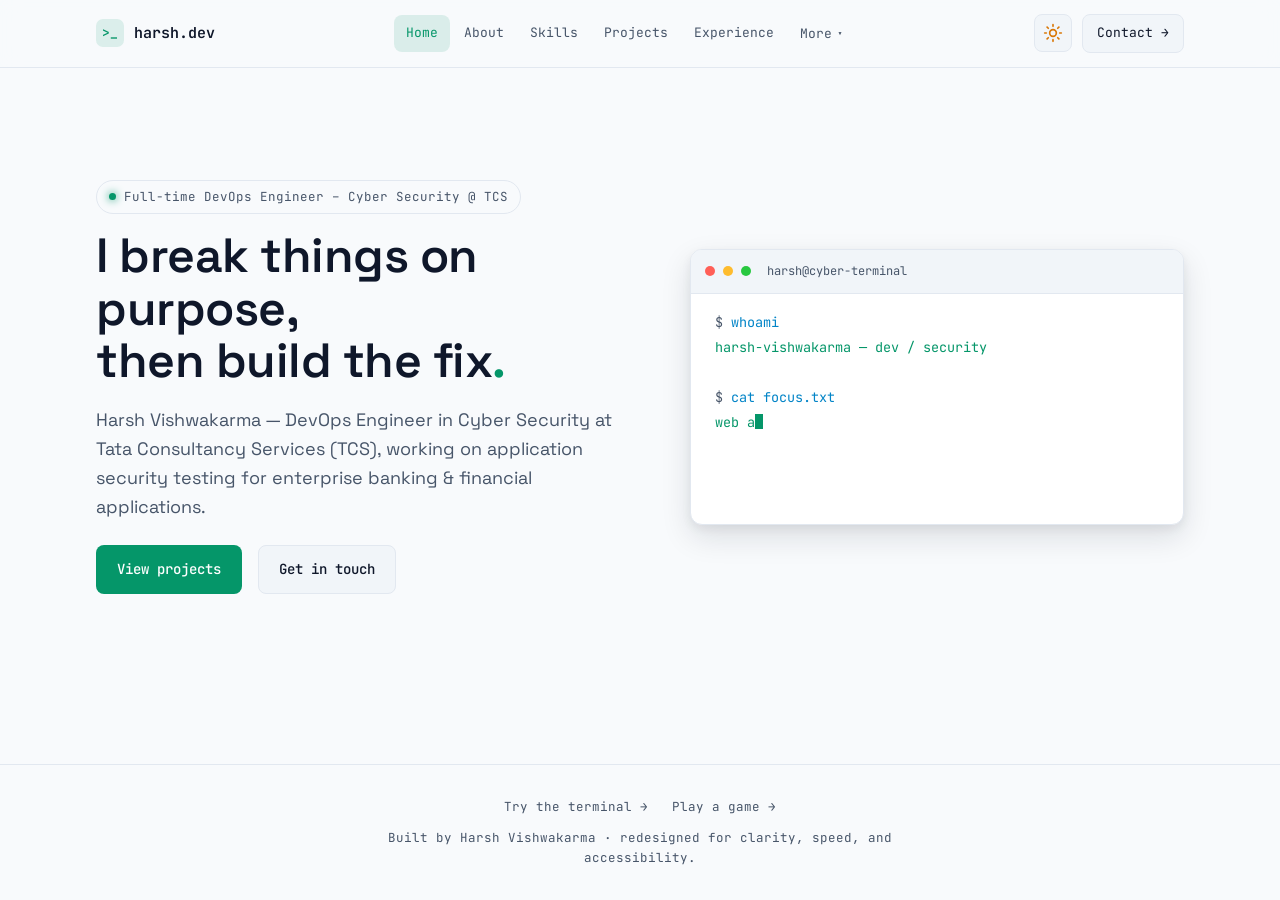
<file: index.html>
<!DOCTYPE html>
<html lang="en">
<head>
<meta charset="UTF-8">
<meta name="viewport" content="width=device-width, initial-scale=1.0">
<title>Harsh Vishwakarma — Security-minded developer</title>
<meta name="description" content="Portfolio of Harsh Vishwakarma — cybersecurity enthusiast and full-stack developer. Projects, skills, experience and an interactive terminal.">
<link rel="icon" href="assets/icons/favicon.svg" type="image/svg+xml">
<link rel="preconnect" href="https://fonts.googleapis.com">
<link href="https://fonts.googleapis.com/css2?family=Space+Grotesk:wght@400;500;600;700&family=JetBrains+Mono:wght@400;500;600&display=swap" rel="stylesheet">
<!-- Pre-render theme initialization script to prevent theme flash (FOUC) -->
<script>
  (function () {
    try {
      var saved = localStorage.getItem('portfolio-theme') || localStorage.getItem('theme');
      var theme = saved;
      if (!theme) {
        var prefersDark = window.matchMedia && window.matchMedia('(prefers-color-scheme: dark)').matches;
        theme = prefersDark ? 'dark' : 'light';
      }
      document.documentElement.setAttribute('data-theme', theme);
    } catch (e) {
      document.documentElement.setAttribute('data-theme', 'dark');
    }
  })();
</script>
<link rel="stylesheet" href="css/style.css">
</head>
<body>

<a href="#home" class="skip-link">Skip to content</a>

<header class="topbar">
  <div class="topbar-inner">
    <a class="brand" href="#home">
      <span class="glyph">&gt;_</span> harsh.dev
    </a>
    <nav class="primary-nav" aria-label="Primary">
      <a href="#home" data-route="home">Home</a>
      <a href="#about" data-route="about">About</a>
      <a href="#skills" data-route="skills">Skills</a>
      <a href="#projects" data-route="projects">Projects</a>
      <a href="#experience" data-route="experience">Experience</a>
      <div class="nav-more" id="navMore">
        <button type="button" aria-expanded="false" aria-controls="navMoreMenu" id="navMoreBtn">More <span class="caret">▾</span></button>
        <div class="nav-more-menu" id="navMoreMenu">
          <span class="menu-note">Just for fun</span>
          <a href="#terminal" data-route="terminal">Terminal</a>
          <a href="#play" data-route="play">Play</a>
        </div>
      </div>
    </nav>
    <div class="topbar-actions">
      <button type="button" class="theme-toggle" id="themeToggle" aria-label="Switch to light mode" title="Switch to light mode">
        <span class="theme-toggle-icon-wrap" aria-hidden="true">
          <!-- Sun Icon (Active in Light Mode) -->
          <svg class="theme-icon theme-icon-sun" viewBox="0 0 24 24" fill="none" stroke="currentColor" stroke-width="2" stroke-linecap="round" stroke-linejoin="round">
            <circle cx="12" cy="12" r="4"/>
            <path d="M12 2v2M12 20v2M4.93 4.93l1.41 1.41M17.66 17.66l1.41 1.41M2 12h2M20 12h2M6.34 17.66l-1.41 1.41M19.07 4.93l-1.41 1.41"/>
          </svg>
          <!-- Moon Icon (Active in Dark Mode) -->
          <svg class="theme-icon theme-icon-moon" viewBox="0 0 24 24" fill="none" stroke="currentColor" stroke-width="2" stroke-linecap="round" stroke-linejoin="round">
            <path d="M12 3a6 6 0 0 0 9 9 9 9 0 1 1-9-9Z"/>
          </svg>
        </span>
      </button>
      <a class="topbar-cta" href="#contact">Contact →</a>
      <button class="nav-toggle" id="navToggle" aria-expanded="false" aria-controls="mobile-drawer" aria-label="Open menu">☰</button>
    </div>
  </div>
</header>

<div id="mobile-drawer">
  <div class="drawer-theme-row">
    <span class="drawer-theme-label">Appearance</span>
    <button type="button" class="drawer-theme-btn" id="drawerThemeToggle" aria-label="Toggle theme">
      <span class="drawer-theme-icon-wrap" aria-hidden="true">
        <svg class="theme-icon theme-icon-sun" viewBox="0 0 24 24" fill="none" stroke="currentColor" stroke-width="2" stroke-linecap="round" stroke-linejoin="round">
          <circle cx="12" cy="12" r="4"/>
          <path d="M12 2v2M12 20v2M4.93 4.93l1.41 1.41M17.66 17.66l1.41 1.41M2 12h2M20 12h2M6.34 17.66l-1.41 1.41M19.07 4.93l-1.41 1.41"/>
        </svg>
        <svg class="theme-icon theme-icon-moon" viewBox="0 0 24 24" fill="none" stroke="currentColor" stroke-width="2" stroke-linecap="round" stroke-linejoin="round">
          <path d="M12 3a6 6 0 0 0 9 9 9 9 0 1 1-9-9Z"/>
        </svg>
      </span>
      <span class="drawer-theme-text" id="drawerThemeText">Dark Mode</span>
    </button>
  </div>
  <a href="#home" data-route="home">Home</a>
  <a href="#about" data-route="about">About</a>
  <a href="#skills" data-route="skills">Skills</a>
  <a href="#projects" data-route="projects">Projects</a>
  <a href="#experience" data-route="experience">Experience</a>
  <a href="#contact" data-route="contact">Contact</a>
  <div class="drawer-group-label">More</div>
  <a href="#terminal" data-route="terminal">Terminal</a>
  <a href="#play" data-route="play">Play</a>
</div>

<main id="main">

  <!-- HOME -->
  <section class="page" id="page-home" data-route="home">
    <div class="hero">
      <div>
        <span class="status-pill"><span class="dot"></span>Full-time DevOps Engineer – Cyber Security @ TCS</span>
        <h1>I break things on purpose,<br>then build the fix<span class="accent">.</span></h1>
        <p class="lede">Harsh Vishwakarma — DevOps Engineer in Cyber Security at Tata Consultancy Services (TCS), working on application security testing for enterprise banking &amp; financial applications.</p>
        <div class="cta-row">
          <a class="btn btn-primary" href="#projects">View projects</a>
          <a class="btn btn-secondary" href="#contact">Get in touch</a>
        </div>
      </div>
      <a class="hero-term" href="#terminal" aria-label="Open the interactive terminal">
        <div class="chrome">
          <span class="dot-b"></span><span class="dot-b"></span><span class="dot-b"></span>
          <span class="path">harsh@cyber-terminal</span>
        </div>
        <div class="body" id="heroTermBody" aria-hidden="true"></div>
      </a>
    </div>
  </section>

  <!-- ABOUT -->
  <section class="page" id="page-about" data-route="about">
    <div class="section-head about-section-head">
      <div class="kicker">// PROFILE &amp; PHILOSOPHY</div>
      <h2>Who I Am<span class="accent">.</span></h2>
      <p class="about-lead">DevOps Engineer specializing in application security testing, automated vulnerability validation, and resilient systems design.</p>
    </div>

    <!-- Main Split Grid: Narrative & Developer Composition -->
    <div class="about-hero-grid">
      <!-- Left Side: Narrative & Identity -->
      <div class="about-narrative">
        <h3 class="about-story-title">Breaking code responsibly, building systems that endure.</h3>

        <p class="about-story-p">
          I'm a computer science graduate currently working as a <strong>DevOps Engineer – Cyber Security</strong> at <strong>Tata Consultancy Services (TCS)</strong>, where I support enterprise-scale application security initiatives for premier banking and financial systems. My day-to-day work centers on <em>Dynamic Application Security Testing (DAST)</em>, Veracode platform onboarding, and validating complex authentication workflows including MFA and SSO integrations.
        </p>

        <p class="about-story-p">
          My technical journey is driven by an obsession with understanding how complex architectures function and defend against compromise. My core competencies span <strong>DevOps</strong> pipelines, <strong>Cybersecurity</strong> assessments, <strong>Cloud Technologies</strong>, <strong>Automation</strong>, and <strong>Software Development</strong>. I believe security must be an active, automated discipline embedded throughout development rather than an afterthought.
        </p>

        <p class="about-story-p">
          Beyond enterprise scanning, I dive deep into systems engineering and offensive testing—designing a freestanding kernel in Rust (<em>HarshOS</em>), engineering automated malware analysis pipelines with Python and Llama&nbsp;3, and competing in capture-the-flag competitions on TryHackMe.
        </p>

        <div class="about-actions-row">
          <a href="#contact" class="btn btn-primary btn-sm">Let's Connect →</a>
          <a href="#projects" class="btn btn-secondary btn-sm">Featured Work</a>
          <div class="about-social-pills">
            <a href="https://github.com/H4R5787" target="_blank" rel="noopener noreferrer" class="about-social-link" title="GitHub Profile" aria-label="GitHub">
              <svg viewBox="0 0 24 24" class="social-svg" aria-hidden="true"><path d="M12 2C6.477 2 2 6.484 2 12.017c0 4.425 2.865 8.18 6.839 9.504.5.092.682-.217.682-.483 0-.237-.008-.868-.013-1.703-2.782.605-3.369-1.343-3.369-1.343-.454-1.158-1.11-1.466-1.11-1.466-.908-.62.069-.608.069-.608 1.003.07 1.53 1.032 1.53 1.032.892 1.53 2.341 1.088 2.91.832.092-.647.35-1.088.636-1.338-2.22-.253-4.555-1.113-4.555-4.951 0-1.093.39-1.988 1.029-2.688-.103-.253-.446-1.272.098-2.65 0 0 .84-.27 2.75 1.026A9.564 9.564 0 0 1 12 6.844c.85.004 1.705.115 2.504.337 1.909-1.296 2.747-1.027 2.747-1.027.546 1.379.202 2.398.1 2.651.64.7 1.028 1.595 1.028 2.688 0 3.848-2.339 4.695-4.566 4.943.359.309.678.92.678 1.855 0 1.338-.012 2.419-.012 2.747 0 .268.18.58.688.482A10.019 10.019 0 0 0 22 12.017C22 6.484 17.522 2 12 2z" fill="currentColor"/></svg>
            </a>
            <a href="https://www.linkedin.com/in/harsh-vishwakarma-b88ab4410" target="_blank" rel="noopener noreferrer" class="about-social-link" title="LinkedIn Profile" aria-label="LinkedIn">
              <svg viewBox="0 0 24 24" class="social-svg" aria-hidden="true"><path d="M19 3a2 2 0 0 1 2 2v14a2 2 0 0 1-2 2H5a2 2 0 0 1-2-2V5a2 2 0 0 1 2-2h14m-.5 15.5v-5.3a3.26 3.26 0 0 0-3.26-3.26c-.85 0-1.84.52-2.28 1.3v-1.11h-2.79v8.37h2.79v-4.93c0-.77.62-1.4 1.39-1.4a1.4 1.4 0 0 1 1.4 1.4v4.93h2.75M6.46 10.9h2.76v8.37H6.46V10.9M7.84 6.2a1.62 1.62 0 1 0 0 3.24 1.62 1.62 0 0 0 0-3.24z" fill="currentColor"/></svg>
            </a>
            <a href="mailto:vishwakarma.harsh.office@gmail.com" class="about-social-link" title="Direct Email" aria-label="Email">
              <svg viewBox="0 0 24 24" class="social-svg" aria-hidden="true"><path d="M20 4H4c-1.1 0-1.99.9-1.99 2L2 18c0 1.1.9 2 2 2h16c1.1 0 2-.9 2-2V6c0-1.1-.9-2-2-2zm0 4l-8 5-8-5V6l8 5 8-5v2z" fill="currentColor"/></svg>
            </a>
          </div>
        </div>
      </div>

      <!-- Right Side: Developer Visual Composition -->
      <div class="about-visual-col">
        <div class="developer-card">
          <div class="developer-card-top">
            <div class="avatar-badge">
              <span class="avatar-initials">HV</span>
              <span class="avatar-ring"></span>
            </div>
            <div class="developer-card-status">
              <span class="pulse-beacon" aria-hidden="true"></span>
              <span class="status-label">Active @ TCS (DevOps Security)</span>
            </div>
          </div>

          <!-- Interactive Terminal Card Component -->
          <div class="developer-terminal">
            <div class="dev-term-header">
              <div class="term-dots">
                <span class="term-dot close"></span>
                <span class="term-dot min"></span>
                <span class="term-dot max"></span>
              </div>
              <span class="dev-term-title">harsh@tcs-sec-mesh:~</span>
            </div>
            <pre class="dev-term-code"><code><span class="token-kw">const</span> engineer = {
  <span class="token-key">name</span>: <span class="token-str">"Harsh Vishwakarma"</span>,
  <span class="token-key">role</span>: <span class="token-str">"DevOps Engineer – Cyber Security"</span>,
  <span class="token-key">organization</span>: <span class="token-str">"Tata Consultancy Services"</span>,
  <span class="token-key">education</span>: <span class="token-str">"B.Sc. Computer Science (2025)"</span>,
  <span class="token-key">cgpa</span>: <span class="token-num">8.1</span>,
  <span class="token-key">domains</span>: [
    <span class="token-str">"DAST"</span>, <span class="token-str">"Veracode"</span>, <span class="token-str">"CI/CD"</span>, <span class="token-str">"CloudSec"</span>
  ]
};</code></pre>
          </div>

          <!-- Minimal Floating Technology Chips -->
          <div class="floating-tech-badges">
            <div class="float-chip">
              <span class="chip-dot accent"></span>
              <span>DAST &amp; Veracode</span>
            </div>
            <div class="float-chip">
              <span class="chip-dot cyan"></span>
              <span>CI/CD Automation</span>
            </div>
            <div class="float-chip">
              <span class="chip-dot amber"></span>
              <span>Cloud &amp; Linux</span>
            </div>
          </div>
        </div>
      </div>
    </div>

    <!-- Academic & Professional Background Matrix -->
    <div class="about-stats-grid">
      <div class="stat-card">
        <div class="stat-icon-wrap" aria-hidden="true">
          <svg viewBox="0 0 24 24" class="stat-svg" fill="none">
            <rect x="2" y="7" width="20" height="14" rx="2" stroke="currentColor" stroke-width="1.8"/>
            <path d="M16 21V5a2 2 0 0 0-2-2h-4a2 2 0 0 0-2 2v16" stroke="currentColor" stroke-width="1.8"/>
          </svg>
        </div>
        <div class="stat-content">
          <div class="stat-val">TCS</div>
          <div class="stat-label">DevOps Engineer</div>
          <div class="stat-sub">Enterprise DAST &amp; Banking AppSec</div>
        </div>
      </div>

      <div class="stat-card">
        <div class="stat-icon-wrap" aria-hidden="true">
          <svg viewBox="0 0 24 24" class="stat-svg" fill="none">
            <path d="M22 10v6M2 10l10-5 10 5-10 5z" stroke="currentColor" stroke-width="1.8" stroke-linecap="round" stroke-linejoin="round"/>
            <path d="M6 12v5c3 3 9 3 12 0v-5" stroke="currentColor" stroke-width="1.8"/>
          </svg>
        </div>
        <div class="stat-content">
          <div class="stat-val">B.Sc. CS</div>
          <div class="stat-label">Class of 2025</div>
          <div class="stat-sub">Graduated with 8.1 CGPA</div>
        </div>
      </div>

      <div class="stat-card">
        <div class="stat-icon-wrap" aria-hidden="true">
          <svg viewBox="0 0 24 24" class="stat-svg" fill="none">
            <circle cx="12" cy="12" r="9" stroke="currentColor" stroke-width="1.8"/>
            <path d="M12 7v5l3 3" stroke="currentColor" stroke-width="1.8" stroke-linecap="round"/>
          </svg>
        </div>
        <div class="stat-content">
          <div class="stat-val">Top 100</div>
          <div class="stat-label">TCS HackQuest Season 9</div>
          <div class="stat-sub">Vulnerability Assessment Honor</div>
        </div>
      </div>

      <div class="stat-card">
        <div class="stat-icon-wrap" aria-hidden="true">
          <svg viewBox="0 0 24 24" class="stat-svg" fill="none">
            <path d="M12 2L4 5v6c0 5.5 3.8 10.7 8 12 4.2-1.3 8-6.5 8-12V5l-8-3z" stroke="currentColor" stroke-width="1.8"/>
            <path d="M9 12l2 2 4-4" stroke="currentColor" stroke-width="1.8" stroke-linecap="round" stroke-linejoin="round"/>
          </svg>
        </div>
        <div class="stat-content">
          <div class="stat-val">4+ Credentials</div>
          <div class="stat-label">Google &amp; Cisco Certified</div>
          <div class="stat-sub">Security, AI &amp; Cloud Badges</div>
        </div>
      </div>
    </div>

    <!-- Core Areas of Interest -->
    <div class="about-subhead">
      <div class="kicker">// TECHNICAL DOMAINS</div>
      <h3>Core Areas of Interest<span class="accent">.</span></h3>
    </div>

    <div class="interests-grid">
      <div class="interest-card">
        <div class="interest-head">
          <div class="interest-icon-box" aria-hidden="true">
            <svg viewBox="0 0 24 24" fill="none">
              <path d="M7 8a4 4 0 1 0 0 8c2.4 0 4.2-1.9 5.5-3.8C13.8 10.3 15.6 8 18 8a4 4 0 1 1 0 8c-2.4 0-4.2-1.9-5.5-3.8C11.2 10.3 9.4 8 7 8z" stroke="currentColor" stroke-width="2" stroke-linecap="round"/>
            </svg>
          </div>
          <h4 class="interest-title">DevOps Engineering</h4>
        </div>
        <p class="interest-desc">
          Continuous integration &amp; delivery, Git workflow automation, pipeline security gates, and resilient deployment infrastructure.
        </p>
      </div>

      <div class="interest-card">
        <div class="interest-head">
          <div class="interest-icon-box" aria-hidden="true">
            <svg viewBox="0 0 24 24" fill="none">
              <path d="M12 2L4 5.5V11c0 5.2 3.4 10.1 8 11.3 4.6-1.2 8-6.1 8-11.3V5.5L12 2z" stroke="currentColor" stroke-width="2"/>
              <path d="M12 9v3l2 2" stroke="currentColor" stroke-width="2" stroke-linecap="round"/>
            </svg>
          </div>
          <h4 class="interest-title">Cybersecurity &amp; AppSec</h4>
        </div>
        <p class="interest-desc">
          Dynamic application security testing (DAST), API security audits, OWASP Top 10 mitigation, and offensive penetration testing.
        </p>
      </div>

      <div class="interest-card">
        <div class="interest-head">
          <div class="interest-icon-box" aria-hidden="true">
            <svg viewBox="0 0 24 24" fill="none">
              <path d="M19 16.5a4.5 4.5 0 0 0-1.5-8.7 6 6 0 0 0-11 2A4.5 4.5 0 0 0 7 18.5h4" stroke="currentColor" stroke-width="2" stroke-linecap="round"/>
              <rect x="13" y="14" width="8" height="6" rx="1.5" stroke="currentColor" stroke-width="2"/>
            </svg>
          </div>
          <h4 class="interest-title">Cloud Security</h4>
        </div>
        <p class="interest-desc">
          Multi-tenant cloud protection, identity &amp; access governance, MFA/SSO authentication troubleshooting, and compliance posture.
        </p>
      </div>

      <div class="interest-card">
        <div class="interest-head">
          <div class="interest-icon-box" aria-hidden="true">
            <svg viewBox="0 0 24 24" fill="none">
              <rect x="2" y="3" width="20" height="18" rx="3" stroke="currentColor" stroke-width="2"/>
              <path d="M6 8l4 4-4 4M13 16h5" stroke="currentColor" stroke-width="2" stroke-linecap="round"/>
            </svg>
          </div>
          <h4 class="interest-title">Security Automation</h4>
        </div>
        <p class="interest-desc">
          Custom Python scripting, API-driven threat monitoring, automated vulnerability triaging, and repetitive assessment elimination.
        </p>
      </div>

      <div class="interest-card">
        <div class="interest-head">
          <div class="interest-icon-box" aria-hidden="true">
            <svg viewBox="0 0 24 24" fill="none">
              <circle cx="12" cy="12" r="9" stroke="currentColor" stroke-width="2"/>
              <path d="M12 7v5l3 3" stroke="currentColor" stroke-width="2" stroke-linecap="round"/>
            </svg>
          </div>
          <h4 class="interest-title">Emerging Technologies</h4>
        </div>
        <p class="interest-desc">
          Bare-metal kernel design in Rust (HarshOS), on-device machine learning with TensorFlow Lite, and intelligent AI security pipelines.
        </p>
      </div>
    </div>
  </section>

  <!-- SKILLS -->
  <section class="page" id="page-skills" data-route="skills">
    <div class="section-head skills-section-head">
      <div class="kicker">// TECHNICAL TOOLKIT</div>
      <h2>What I work with<span class="accent">.</span></h2>
      <p class="skills-lead">A comprehensive matrix of security testing methodologies, offensive tooling, development stacks, and infrastructure automated for enterprise reliability.</p>
    </div>

    <div class="skills-grid">
      <!-- 1. Cybersecurity -->
      <div class="skills-card" data-cat="cyber">
        <div class="skills-card-header">
          <div class="cat-icon-box" aria-hidden="true">
            <svg viewBox="0 0 24 24" fill="none">
              <path d="M12 2L3 6v6c0 5.5 3.8 10.7 9 12 5.2-1.3 9-6.5 9-12V6l-9-4z" stroke="currentColor" stroke-width="2"/>
              <path d="M12 8v4l3 3" stroke="currentColor" stroke-width="2" stroke-linecap="round"/>
            </svg>
          </div>
          <div class="skills-cat-meta">
            <div class="skills-cat-top">
              <h3 class="skills-cat-title">Cybersecurity</h3>
              <span class="skills-count-pill">8 Disciplines</span>
            </div>
            <p class="skills-cat-subtitle">Core security domains, offensive assessments, and defensive validation</p>
          </div>
        </div>
        <div class="skills-badges-wrap">
          <div class="skill-badge">
            <span class="badge-icon" aria-hidden="true">
              <svg viewBox="0 0 24 24" fill="none">
                <path d="M12 2L4 5.5V11c0 5.2 3.4 10.1 8 11.3 4.6-1.2 8-6.1 8-11.3V5.5L12 2z" stroke="#39FF6A" stroke-width="1.8" fill="rgba(57, 255, 106, 0.12)"/>
                <rect x="9" y="11" width="6" height="5" rx="1" stroke="#39FF6A" stroke-width="1.5"/>
                <path d="M10 11V9a2 2 0 0 1 4 0v2" stroke="#39FF6A" stroke-width="1.5"/>
              </svg>
            </span>
            <span>Application Security</span>
          </div>

          <div class="skill-badge">
            <span class="badge-icon" aria-hidden="true">
              <svg viewBox="0 0 24 24" fill="none">
                <path d="M12 3a8 8 0 0 0-8 8c0 3 1.7 5.7 4.2 7.1V20c0 .6.4 1 1 1h5.6c.6 0 1-.4 1-1v-1.9c2.5-1.4 4.2-4.1 4.2-7.1a8 8 0 0 0-8-8z" stroke="#39FF6A" stroke-width="1.8" fill="rgba(57, 255, 106, 0.12)"/>
                <circle cx="9" cy="11.5" r="1.5" fill="#39FF6A"/>
                <circle cx="15" cy="11.5" r="1.5" fill="#39FF6A"/>
                <path d="M10 16h4" stroke="#39FF6A" stroke-width="1.8" stroke-linecap="round"/>
              </svg>
            </span>
            <span>Ethical Hacking</span>
          </div>

          <div class="skill-badge">
            <span class="badge-icon" aria-hidden="true">
              <svg viewBox="0 0 24 24" fill="none">
                <circle cx="12" cy="12" r="9" stroke="#FF5C7A" stroke-width="1.8"/>
                <circle cx="12" cy="12" r="5" stroke="#FF5C7A" stroke-width="1.8"/>
                <circle cx="12" cy="12" r="2" fill="#FF5C7A"/>
                <path d="M12 1v4M12 19v4M1 12h4M19 12h4" stroke="#FF5C7A" stroke-width="1.8"/>
              </svg>
            </span>
            <span>Penetration Testing</span>
          </div>

          <div class="skill-badge">
            <span class="badge-icon" aria-hidden="true">
              <svg viewBox="0 0 24 24" fill="none">
                <rect x="3" y="4" width="7" height="6" rx="1.5" stroke="#4FD1FF" stroke-width="1.8"/>
                <rect x="14" y="4" width="7" height="6" rx="1.5" stroke="#4FD1FF" stroke-width="1.8"/>
                <rect x="8.5" y="14" width="7" height="6" rx="1.5" stroke="#4FD1FF" stroke-width="1.8"/>
                <path d="M6.5 10v2a2 2 0 0 0 2 2h7a2 2 0 0 0 2-2v-2M12 10v4" stroke="#4FD1FF" stroke-width="1.8"/>
              </svg>
            </span>
            <span>API Security Testing</span>
          </div>

          <div class="skill-badge">
            <span class="badge-icon" aria-hidden="true">
              <svg viewBox="0 0 24 24" fill="none">
                <circle cx="12" cy="12" r="9" stroke="#FFC24B" stroke-width="1.8"/>
                <path d="M12 12l6-6M8 12a4 4 0 0 1 7.2-2.4" stroke="#FFC24B" stroke-width="1.8" stroke-linecap="round"/>
                <circle cx="12" cy="12" r="1.5" fill="#FFC24B"/>
              </svg>
            </span>
            <span>Vulnerability Assessment</span>
          </div>

          <div class="skill-badge">
            <span class="badge-icon" aria-hidden="true">
              <svg viewBox="0 0 24 24" fill="none">
                <circle cx="12" cy="5" r="3" stroke="#4FD1FF" stroke-width="1.8"/>
                <circle cx="5" cy="18" r="3" stroke="#4FD1FF" stroke-width="1.8"/>
                <circle cx="19" cy="18" r="3" stroke="#4FD1FF" stroke-width="1.8"/>
                <path d="M10 7.5L6.5 15.5M14 7.5l3.5 8M8 18h8" stroke="#4FD1FF" stroke-width="1.8"/>
              </svg>
            </span>
            <span>Network Security</span>
          </div>

          <div class="skill-badge">
            <span class="badge-icon" aria-hidden="true">
              <svg viewBox="0 0 24 24" fill="none">
                <path d="M21 12a9 9 0 1 1-3.2-7L21 8M21 3v5h-5" stroke="#39FF6A" stroke-width="1.8" stroke-linecap="round" stroke-linejoin="round"/>
                <path d="M9 12l2 2 4-4" stroke="#39FF6A" stroke-width="1.8" stroke-linecap="round" stroke-linejoin="round"/>
              </svg>
            </span>
            <span>DAST</span>
          </div>

          <div class="skill-badge">
            <span class="badge-icon" aria-hidden="true">
              <svg viewBox="0 0 24 24" fill="none">
                <path d="M14 2H6a2 2 0 0 0-2 2v16a2 2 0 0 0 2 2h12a2 2 0 0 0 2-2V8l-6-6z" stroke="#4FD1FF" stroke-width="1.8"/>
                <path d="M14 2v6h6M8 13h8M8 17h5" stroke="#4FD1FF" stroke-width="1.8" stroke-linecap="round"/>
              </svg>
            </span>
            <span>SAST</span>
          </div>
        </div>
      </div>

      <!-- 2. Security Tools -->
      <div class="skills-card" data-cat="tools">
        <div class="skills-card-header">
          <div class="cat-icon-box" aria-hidden="true">
            <svg viewBox="0 0 24 24" fill="none">
              <circle cx="12" cy="12" r="9" stroke="currentColor" stroke-width="2"/>
              <path d="M12 3v3M12 18v3M3 12h3M18 12h3M8 12a4 4 0 0 1 8 0" stroke="currentColor" stroke-width="2" stroke-linecap="round"/>
            </svg>
          </div>
          <div class="skills-cat-meta">
            <div class="skills-cat-top">
              <h3 class="skills-cat-title">Security Tools</h3>
              <span class="skills-count-pill">9 Platforms</span>
            </div>
            <p class="skills-cat-subtitle">Industry-standard platforms for dynamic analysis, fuzzing, &amp; recon</p>
          </div>
        </div>
        <div class="skills-badges-wrap">
          <div class="skill-badge">
            <span class="badge-icon" aria-hidden="true">
              <svg viewBox="0 0 24 24" fill="none">
                <path d="M9 2h6v4l5 10.5A3.5 3.5 0 0 1 16.8 22H7.2A3.5 3.5 0 0 1 4 16.5L9 6V2z" stroke="#FF7A00" stroke-width="1.8" fill="rgba(255, 122, 0, 0.15)"/>
                <path d="M8 15h8M9.5 11h5" stroke="#FF7A00" stroke-width="1.5"/>
              </svg>
            </span>
            <span>Burp Suite</span>
          </div>

          <div class="skill-badge">
            <span class="badge-icon" aria-hidden="true">
              <svg viewBox="0 0 24 24" fill="none">
                <path d="M4 3l8 17L20 3l-4 7-4-4-4 4L4 3z" fill="#1877F2"/>
                <path d="M12 6l3 5-3 5-3-5 3-5z" fill="#0D53B7"/>
              </svg>
            </span>
            <span>Metasploit</span>
          </div>

          <div class="skill-badge">
            <span class="badge-icon" aria-hidden="true">
              <svg viewBox="0 0 24 24" fill="none">
                <path d="M2 19c3-1 6-1 9 1s6 2 11 0c-4-6-6-14-10-14-1 4-3 9-10 13z" fill="#1389D6"/>
                <path d="M2 19h20" stroke="#4FD1FF" stroke-width="1.8"/>
              </svg>
            </span>
            <span>Wireshark</span>
          </div>

          <div class="skill-badge">
            <span class="badge-icon" aria-hidden="true">
              <svg viewBox="0 0 24 24" fill="none">
                <circle cx="12" cy="12" r="9" stroke="#39FF6A" stroke-width="1.8"/>
                <path d="M12 3a9 9 0 0 1 9 9" stroke="#39FF6A" stroke-width="2.6" stroke-linecap="round"/>
                <circle cx="12" cy="12" r="4" stroke="#39FF6A" stroke-width="1.8"/>
                <circle cx="12" cy="12" r="1.5" fill="#39FF6A"/>
              </svg>
            </span>
            <span>Nmap</span>
          </div>

          <div class="skill-badge">
            <span class="badge-icon" aria-hidden="true">
              <svg viewBox="0 0 24 24" fill="none">
                <path d="M12 2L4 5.5v5.5c0 5.5 3.8 10.5 8 12 4.2-1.5 8-6.5 8-12V5.5L12 2z" stroke="#005EA6" stroke-width="1.8" fill="rgba(0, 94, 166, 0.15)"/>
                <path d="M13 7l-4 5h4l-1 5 5-6h-4l1-4h-1z" fill="#39FF6A"/>
              </svg>
            </span>
            <span>OWASP ZAP</span>
          </div>

          <div class="skill-badge">
            <span class="badge-icon" aria-hidden="true">
              <svg viewBox="0 0 24 24" fill="none">
                <rect width="24" height="24" rx="4" fill="#1A2030" stroke="#FF5C7A" stroke-width="1.5"/>
                <path d="M13 3L4 14h7l-2 7 11-12h-7l2-6z" fill="#FF5C7A"/>
              </svg>
            </span>
            <span>FFUF</span>
          </div>

          <div class="skill-badge">
            <span class="badge-icon" aria-hidden="true">
              <svg viewBox="0 0 24 24" fill="none">
                <circle cx="12" cy="12" r="9" stroke="#4FD1FF" stroke-width="1.8"/>
                <ellipse cx="12" cy="12" rx="4" ry="9" stroke="#4FD1FF" stroke-width="1.8"/>
                <path d="M3 12h18M4.5 7h15M4.5 17h15" stroke="#4FD1FF" stroke-width="1.5"/>
              </svg>
            </span>
            <span>Amass</span>
          </div>

          <div class="skill-badge">
            <span class="badge-icon" aria-hidden="true">
              <svg viewBox="0 0 24 24" fill="none">
                <circle cx="10.5" cy="10.5" r="6.5" stroke="#39FF6A" stroke-width="1.8"/>
                <path d="M15.5 15.5L20 20M8 10.5h5M10.5 8v5" stroke="#39FF6A" stroke-width="1.8" stroke-linecap="round"/>
              </svg>
            </span>
            <span>Subfinder</span>
          </div>

          <div class="skill-badge">
            <span class="badge-icon" aria-hidden="true">
              <svg viewBox="0 0 24 24" fill="none">
                <path d="M3 4l9 16L21 4h-4.5l-4.5 9.5L7.5 4H3z" fill="#00B4D8"/>
              </svg>
            </span>
            <span>Veracode</span>
          </div>
        </div>
      </div>

      <!-- 3. Programming & Development -->
      <div class="skills-card" data-cat="dev">
        <div class="skills-card-header">
          <div class="cat-icon-box" aria-hidden="true">
            <svg viewBox="0 0 24 24" fill="none">
              <path d="M8 6L2 12l6 6M16 6l6 6-6 6M14 4l-4 16" stroke="currentColor" stroke-width="2" stroke-linecap="round" stroke-linejoin="round"/>
            </svg>
          </div>
          <div class="skills-cat-meta">
            <div class="skills-cat-top">
              <h3 class="skills-cat-title">Programming &amp; Development</h3>
              <span class="skills-count-pill">6 Languages</span>
            </div>
            <p class="skills-cat-subtitle">Core languages &amp; scripting for engineering, tooling, and backend services</p>
          </div>
        </div>
        <div class="skills-badges-wrap">
          <div class="skill-badge">
            <span class="badge-icon" aria-hidden="true">
              <svg viewBox="0 0 24 24" fill="none">
                <path d="M11.9 2c-4.1 0-4.1 1.8-4.1 1.8v2.2h4.2v.6H4.8S2 6.4 2 10.7c0 4.2 2.4 4.1 2.4 4.1h1.5v-2.2s-.1-2.4 2.4-2.4h4.1s2.3 0 2.3-2.3V4.2S15 2 11.9 2zm-1.8 1.4a.9.9 0 1 1 0 1.8.9.9 0 0 1 0-1.8z" fill="#4B8BBE"/>
                <path d="M12.1 22c4.1 0 4.1-1.8 4.1-1.8v-2.2H12v-.6h7.2s2.8.2 2.8-4.1c0-4.2-2.4-4.1-2.4-4.1h-1.5v2.2s.1 2.4-2.4 2.4H9.6s-2.3 0-2.3 2.3v3.7s-.3 2.2 4.8 2.2zm1.8-1.4a.9.9 0 1 1 0-1.8.9.9 0 0 1 0 1.8z" fill="#FFD438"/>
              </svg>
            </span>
            <span>Python</span>
          </div>

          <div class="skill-badge">
            <span class="badge-icon" aria-hidden="true">
              <svg viewBox="0 0 24 24" fill="none">
                <rect x="2" y="3" width="20" height="18" rx="3" fill="#1A2030" stroke="currentColor" stroke-width="1.6"/>
                <path d="M6 8l4 4-4 4M13 16h5" stroke="#39FF6A" stroke-width="2" stroke-linecap="round" stroke-linejoin="round"/>
              </svg>
            </span>
            <span>Bash</span>
          </div>

          <div class="skill-badge">
            <span class="badge-icon" aria-hidden="true">
              <svg viewBox="0 0 24 24" fill="none">
                <ellipse cx="12" cy="5" rx="8" ry="2.5" stroke="#4FD1FF" stroke-width="1.8"/>
                <path d="M4 5v14c0 1.4 3.6 2.5 8 2.5s8-1.1 8-2.5V5M4 12c0 1.4 3.6 2.5 8 2.5s8-1.1 8-2.5" stroke="#4FD1FF" stroke-width="1.8"/>
              </svg>
            </span>
            <span>SQL</span>
          </div>

          <div class="skill-badge">
            <span class="badge-icon" aria-hidden="true">
              <svg viewBox="0 0 24 24" fill="none">
                <path d="M4 2l1.5 16.5L12 21l6.5-2.5L20 2H4z" fill="#E44D26"/>
                <path d="M12 4v15.2l4.8-1.8L18 4H12z" fill="#F16529"/>
                <path d="M7.5 7h9l-.2 2.5h-6.4l.2 2.4h6l-.5 5.5L12 18.4l-3.6-1-.2-2.4h2.2l.1 1.1 1.5.4 1.5-.4.2-2.2H7.2L7.5 7z" fill="#fff"/>
              </svg>
            </span>
            <span>HTML</span>
          </div>

          <div class="skill-badge">
            <span class="badge-icon" aria-hidden="true">
              <svg viewBox="0 0 24 24" fill="none">
                <path d="M4 2l1.5 16.5L12 21l6.5-2.5L20 2H4z" fill="#264DE4"/>
                <path d="M12 4v15.2l4.8-1.8L18 4H12z" fill="#2965F1"/>
                <path d="M7.5 7h9l-.2 2.5h-6.4l.2 2.4h6l-.5 5.5L12 18.4l-3.6-1-.2-2.4h2.2l.1 1.1 1.5.4 1.5-.4.2-2.2H7.2L7.5 7z" fill="#fff"/>
              </svg>
            </span>
            <span>CSS</span>
          </div>

          <div class="skill-badge">
            <span class="badge-icon" aria-hidden="true">
              <svg viewBox="0 0 24 24" fill="none">
                <rect width="24" height="24" rx="3" fill="#F7DF1E"/>
                <path d="M6 18.5c0-.8.6-1.5 1.5-1.5h1.5v-6h2v7.5c0 1.7-1.3 3-3 3H7c-1 0-1-.8-1-1.5v-1.5zm8.5-5.5c1.5 0 2.8.8 2.8 2.2 0 1.8-1.5 2.3-2.8 2.3-1.5 0-2.5-.5-2.8-1.5l1.6-.9c.2.6.7.9 1.3.9.6 0 1-.2 1-.6 0-.5-.4-.7-1.1-.9l-.6-.2c-1.3-.4-2-1.2-2-2.2 0-1.4 1.2-2.1 2.6-2.1 1.2 0 2.2.5 2.5 1.4l-1.5.9c-.2-.5-.6-.7-1-.7-.5 0-.8.2-.8.5 0 .4.4.6 1 .8l.8.3z" fill="#000"/>
              </svg>
            </span>
            <span>JavaScript</span>
          </div>
        </div>
      </div>

      <!-- 4. Frameworks & Technologies -->
      <div class="skills-card" data-cat="frameworks">
        <div class="skills-card-header">
          <div class="cat-icon-box" aria-hidden="true">
            <svg viewBox="0 0 24 24" fill="none">
              <path d="M12 2L2 7l10 5 10-5-10-5zM2 17l10 5 10-5M2 12l10 5 10-5" stroke="currentColor" stroke-width="2" stroke-linecap="round" stroke-linejoin="round"/>
            </svg>
          </div>
          <div class="skills-cat-meta">
            <div class="skills-cat-top">
              <h3 class="skills-cat-title">Frameworks &amp; Technologies</h3>
              <span class="skills-count-pill">5 Technologies</span>
            </div>
            <p class="skills-cat-subtitle">Web stacks, automated testing suites, and persistent data engines</p>
          </div>
        </div>
        <div class="skills-badges-wrap">
          <div class="skill-badge">
            <span class="badge-icon" aria-hidden="true">
              <svg viewBox="0 0 24 24" fill="none">
                <path d="M9 2h6v4l5 11a3 3 0 0 1-2.6 4H6.6A3 3 0 0 1 4 17l5-11V2z" stroke="#fff" stroke-width="1.8"/>
                <path d="M8 15h8M10 11h4" stroke="#4FD1FF" stroke-width="1.5"/>
              </svg>
            </span>
            <span>Flask</span>
          </div>

          <div class="skill-badge">
            <span class="badge-icon" aria-hidden="true">
              <svg viewBox="0 0 24 24" fill="none">
                <rect width="24" height="24" rx="5" fill="#7952B3"/>
                <path d="M7 6h5.2a3 3 0 0 1 0 6H7V6zm0 6h5.8a3.2 3.2 0 0 1 0 6.4H7V12z" fill="#fff"/>
              </svg>
            </span>
            <span>Bootstrap</span>
          </div>

          <div class="skill-badge">
            <span class="badge-icon" aria-hidden="true">
              <svg viewBox="0 0 24 24" fill="none">
                <rect width="24" height="24" rx="4" fill="#00B400"/>
                <text x="12" y="17" font-size="12" font-weight="800" text-anchor="middle" fill="#fff" font-family="monospace">Se</text>
              </svg>
            </span>
            <span>Selenium</span>
          </div>

          <div class="skill-badge">
            <span class="badge-icon" aria-hidden="true">
              <svg viewBox="0 0 24 24" fill="none">
                <ellipse cx="12" cy="6" rx="8" ry="3" stroke="#00758F" stroke-width="1.8" fill="rgba(0, 117, 143, 0.15)"/>
                <path d="M4 6v6c0 1.6 3.6 3 8 3s8-1.4 8-3V6M4 12v6c0 1.6 3.6 3 8 3s8-1.4 8-3v-6" stroke="#F29111" stroke-width="1.8"/>
              </svg>
            </span>
            <span>MySQL</span>
          </div>

          <div class="skill-badge">
            <span class="badge-icon" aria-hidden="true">
              <svg viewBox="0 0 24 24" fill="none">
                <path d="M4.5 16.5L9 3.5l3.5 7L16 3.5l3.5 13-7.5 4.5-7.5-4.5z" fill="#FFA000"/>
                <path d="M12 21l-3-6.5 6.5-4L12 21z" fill="#FFCA28"/>
                <path d="M4.5 16.5l7.5 4.5-2.5-12z" fill="#F57C00"/>
              </svg>
            </span>
            <span>Firebase</span>
          </div>
        </div>
      </div>

      <!-- 5. DevOps & Infrastructure (full-span on desktop) -->
      <div class="skills-card full-span" data-cat="devops">
        <div class="skills-card-header">
          <div class="cat-icon-box" aria-hidden="true">
            <svg viewBox="0 0 24 24" fill="none">
              <rect x="3" y="4" width="18" height="6" rx="2" stroke="currentColor" stroke-width="2"/>
              <rect x="3" y="14" width="18" height="6" rx="2" stroke="currentColor" stroke-width="2"/>
              <circle cx="7" cy="7" r="1" fill="currentColor"/>
              <circle cx="7" cy="17" r="1" fill="currentColor"/>
              <path d="M17 7h.01M17 17h.01" stroke="currentColor" stroke-width="2" stroke-linecap="round"/>
            </svg>
          </div>
          <div class="skills-cat-meta">
            <div class="skills-cat-top">
              <h3 class="skills-cat-title">DevOps &amp; Infrastructure</h3>
              <span class="skills-count-pill">4 Core Systems</span>
            </div>
            <p class="skills-cat-subtitle">Version control, automated pipelines, Linux administration, and enterprise cloud protection</p>
          </div>
        </div>
        <div class="skills-badges-wrap">
          <div class="skill-badge">
            <span class="badge-icon" aria-hidden="true">
              <svg viewBox="0 0 24 24" fill="none">
                <path d="M21.5 10.8L13.2 2.5a1.8 1.8 0 0 0-2.5 0L8.2 5l3.2 3.2a2.1 2.1 0 0 1 2.6 2.6l3.1 3.1a2.1 2.1 0 1 1-1.3 1.3L12.7 12a2.1 2.1 0 0 1-2.4-.4L7.1 14.8a2.1 2.1 0 1 1-1.3-1.3l3.2-3.2a2.1 2.1 0 0 1 .4-2.4L6.2 4.7 2.5 8.4a1.8 1.8 0 0 0 0 2.5l8.3 8.3c.7.7 1.8.7 2.5 0l8.2-8.4a1.8 1.8 0 0 0 0-2.5z" fill="#F05032"/>
              </svg>
            </span>
            <span>Git</span>
          </div>

          <div class="skill-badge">
            <span class="badge-icon" aria-hidden="true">
              <svg viewBox="0 0 24 24" fill="none">
                <path d="M7 8a4 4 0 1 0 0 8c2.4 0 4.2-1.9 5.5-3.8C13.8 10.3 15.6 8 18 8a4 4 0 1 1 0 8c-2.4 0-4.2-1.9-5.5-3.8C11.2 10.3 9.4 8 7 8z" stroke="#39FF6A" stroke-width="2" stroke-linecap="round"/>
                <circle cx="7" cy="12" r="1.5" fill="#39FF6A"/>
                <circle cx="18" cy="12" r="1.5" fill="#39FF6A"/>
              </svg>
            </span>
            <span>CI/CD</span>
          </div>

          <div class="skill-badge">
            <span class="badge-icon" aria-hidden="true">
              <svg viewBox="0 0 24 24" fill="none">
                <path d="M12 2C9.5 2 7.5 4.5 7.5 7.5v3c-1.5 1-2.5 3-2.5 5.5 0 3 2 5.5 5 5.5h4c3 0 5-2.5 5-5.5 0-2.5-1-4.5-2.5-5.5v-3C16.5 4.5 14.5 2 12 2z" stroke="#FFC24B" stroke-width="1.8" fill="rgba(255, 194, 75, 0.12)"/>
                <circle cx="10" cy="7" r="1" fill="#FFC24B"/>
                <circle cx="14" cy="7" r="1" fill="#FFC24B"/>
                <path d="M10.5 10h3" stroke="#FFC24B" stroke-width="1.5" stroke-linecap="round"/>
                <path d="M8 17s1 1 4 1 4-1 4-1" stroke="#FFC24B" stroke-width="1.5" stroke-linecap="round"/>
              </svg>
            </span>
            <span>Linux</span>
          </div>

          <div class="skill-badge">
            <span class="badge-icon" aria-hidden="true">
              <svg viewBox="0 0 24 24" fill="none">
                <path d="M19 16.5a4.5 4.5 0 0 0-1.5-8.7 6 6 0 0 0-11 2A4.5 4.5 0 0 0 7 18.5h4" stroke="#4FD1FF" stroke-width="1.8" stroke-linecap="round"/>
                <rect x="13" y="14" width="8" height="6" rx="1.5" stroke="#39FF6A" stroke-width="1.8" fill="rgba(57, 255, 106, 0.15)"/>
                <path d="M15 14v-2a2 2 0 0 1 4 0v2" stroke="#39FF6A" stroke-width="1.5"/>
              </svg>
            </span>
            <span>Cloud Security</span>
          </div>
        </div>
      </div>
    </div>
  </section>

  <!-- PROJECTS -->
  <section class="page" id="page-projects" data-route="projects">
    <div class="section-head">
      <div class="kicker">Projects</div>
      <h2>Featured work</h2>
    </div>
    <div class="project-grid">
      <article class="card project-card">
        <div class="card-top">
          <h3>VirusGuard</h3>
        </div>
        <dl class="paw">
          <dt>Problem</dt><dd>Manual file scanning gives no automated read on whether an uploaded file is malicious, or why.</dd>
          <dt>Approach</dt><dd>Built a Flask app around the VirusTotal API for scanning, with Llama&nbsp;3 layered on top to turn raw scan output into a plain-language threat explanation, and MySQL to persist scan history.</dd>
          <dt>Result</dt><dd>A working end-to-end scan → analyze → log pipeline, with history a user can revisit per file.</dd>
        </dl>
        <div class="chip-row">
          <span class="chip">Flask</span><span class="chip">MySQL</span><span class="chip">Bootstrap</span><span class="chip">VirusTotal API</span><span class="chip">Llama 3</span>
        </div>
        <div class="cta-row"><a href="https://github.com/H4R5787/VirusGuard" target="_blank" rel="noopener">View on GitHub</a></div>
      </article>

      <article class="card project-card">
        <div class="card-top">
          <h3>HarshOS — Bare-Metal x86_64 OS</h3>
          <span class="featured-tag">Ongoing</span>
        </div>
        <dl class="paw">
          <dt>Problem</dt><dd>Wanted to understand what an operating system actually does below the syscall layer, not just how to call one.</dd>
          <dt>Approach</dt><dd>Wrote a freestanding kernel in Rust from boot up: a VGA text-mode driver, an IDT for interrupt handling, a physical memory allocator, a heap allocator, PS/2 keyboard input, a virtual filesystem, and an interactive shell on top.</dd>
          <dt>Result</dt><dd>A bootable OS with real memory management and a usable shell, built without a libc or existing kernel to lean on.</dd>
        </dl>
        <div class="chip-row">
          <span class="chip">Rust</span><span class="chip">x86_64</span><span class="chip">Systems Programming</span><span class="chip">Memory Management</span>
        </div>
        <div class="cta-row"><a href="https://github.com/H4R5787/HarshOS" target="_blank" rel="noopener">View on GitHub</a></div>
      </article>

      <article class="card project-card">
        <div class="card-top">
          <h3>StudyMate — AI Study Assistant</h3>
        </div>
        <dl class="paw">
          <dt>Problem</dt><dd>Students revising offline still want personalized Q&amp;A and practice tests, not just static notes.</dd>
          <dt>Approach</dt><dd>Built a Flask app backed by an on-device TensorFlow Lite model, so question-answering and test generation work without a server round trip.</dd>
          <dt>Result</dt><dd>An offline-first assistant that generates tests from a student's own material and tracks progress over time.</dd>
        </dl>
        <div class="chip-row">
          <span class="chip">Flask</span><span class="chip">TensorFlow Lite</span><span class="chip">Python</span><span class="chip">ML</span>
        </div>
        <div class="cta-row"><a href="https://github.com/H4R5787/StudyMate" target="_blank" rel="noopener">View on GitHub</a></div>
      </article>

      <article class="card project-card">
        <div class="card-top">
          <h3>Nova — Custom Programming Language</h3>
          <span class="featured-tag">Ongoing</span>
        </div>
        <dl class="paw">
          <dt>Problem</dt><dd>Wanted a hands-on way to learn how interpreters actually resolve scope, rather than just reading about it.</dd>
          <dt>Approach</dt><dd>Wrote a Python-based interpreter for a language of my own design, then a browser-based REPL in React so it's runnable without a local install; tracked down and fixed a scoping bug around variable reassignment inside loops.</dd>
          <dt>Result</dt><dd>A working interpreter with an in-browser REPL and a scoping model that behaves correctly across loop iterations.</dd>
        </dl>
        <div class="chip-row">
          <span class="chip">Python</span><span class="chip">React</span><span class="chip">Language Design</span><span class="chip">Interpreters</span>
        </div>
        <div class="cta-row"><span class="no-link">Source available on request</span></div>
      </article>

      <article class="card project-card">
        <div class="card-top">
          <h3>AI Social Media Publishing Pipeline</h3>
        </div>
        <dl class="paw">
          <dt>Problem</dt><dd>Publishing one video across YouTube, Instagram, and Facebook meant writing separate titles, descriptions, and hashtags by hand for each platform, every time.</dd>
          <dt>Approach</dt><dd>Built a pipeline where a single upload is analyzed by an AI model to generate SEO-optimized, per-platform metadata, then published automatically through each platform's API — with logging, retry-on-failure, and a completion notification.</dd>
          <dt>Result</dt><dd>A modular, one-upload-in, three-platforms-out publishing system that removes the repetitive metadata work.</dd>
        </dl>
        <div class="chip-row">
          <span class="chip">Python</span><span class="chip">Gemini API</span><span class="chip">YouTube API</span><span class="chip">Meta APIs</span><span class="chip">Automation</span>
        </div>
        <div class="cta-row"><a href="https://github.com/H4R5787/AI-Social-Media-Publishing-Pipeline" target="_blank" rel="noopener">View on GitHub</a></div>
      </article>

      <article class="card project-card">
        <div class="card-top">
          <h3>mini_os.py — Python OS Simulator</h3>
        </div>
        <dl class="paw">
          <dt>Problem</dt><dd>Wanted a fast, inspectable way to prototype OS scheduling concepts before committing to a real kernel build.</dd>
          <dt>Approach</dt><dd>Implemented process management, a virtual filesystem, and a round-robin scheduler entirely in Python as a simulator.</dd>
          <dt>Result</dt><dd>A lightweight testbed for scheduling logic that later informed the design decisions behind HarshOS.</dd>
        </dl>
        <div class="chip-row">
          <span class="chip">Python</span><span class="chip">Process Scheduling</span><span class="chip">Simulation</span>
        </div>
        <div class="cta-row"><a href="https://github.com/H4R5787/Python-OS-Simulator" target="_blank" rel="noopener">View on GitHub</a></div>
      </article>
    </div>
  </section>

  <!-- EXPERIENCE -->
  <section class="page" id="page-experience" data-route="experience">

    <!-- Section Header -->
    <div class="exp-section-header">
      <div class="exp-header-left">
        <div class="kicker">// PROFESSIONAL JOURNEY</div>
        <h2 class="exp-main-title">Experience<span class="accent">.</span></h2>
        <p class="exp-subtitle">Path So Far</p>
      </div>
      <div class="exp-header-stats">
        <div class="exp-stat">
          <span class="exp-stat-num">1+</span>
          <span class="exp-stat-label">Year at TCS</span>
        </div>
        <div class="exp-stat-divider"></div>
        <div class="exp-stat">
          <span class="exp-stat-num">13+</span>
          <span class="exp-stat-label">Tech Skills</span>
        </div>
        <div class="exp-stat-divider"></div>
        <div class="exp-stat">
          <span class="exp-stat-num">∞</span>
          <span class="exp-stat-label">Learning</span>
        </div>
      </div>
    </div>

    <!-- Premium Timeline -->
    <div class="exp-timeline" id="expTimeline">

      <!-- === TCS Entry === -->
      <div class="exp-entry exp-entry--current" data-index="0">
        <div class="exp-entry-spine">
          <div class="exp-node exp-node--active">
            <div class="exp-node-ring"></div>
            <div class="exp-node-dot"></div>
          </div>
          <div class="exp-connector"></div>
        </div>

        <div class="exp-card">
          <!-- Card Header -->
          <div class="exp-card-header">
            <div class="exp-logo-wrap" aria-hidden="true">
              <svg viewBox="0 0 36 36" fill="none" class="exp-logo-svg">
                <rect width="36" height="36" rx="8" fill="var(--accent-dim)"/>
                <text x="18" y="24" text-anchor="middle" font-family="monospace" font-weight="700" font-size="13" fill="var(--accent)">TCS</text>
              </svg>
            </div>
            <div class="exp-card-meta">
              <div class="exp-company-row">
                <h3 class="exp-company">Tata Consultancy Services</h3>
                <span class="exp-status-badge exp-status-badge--active">
                  <span class="exp-status-dot"></span>Current
                </span>
              </div>
              <div class="exp-role">DevOps Engineer – Cyber Security</div>
              <div class="exp-details-row">
                <span class="exp-detail-pill">
                  <svg width="12" height="12" viewBox="0 0 24 24" fill="none" stroke="currentColor" stroke-width="2" stroke-linecap="round" stroke-linejoin="round" aria-hidden="true"><rect x="3" y="4" width="18" height="18" rx="2" ry="2"/><line x1="16" y1="2" x2="16" y2="6"/><line x1="8" y1="2" x2="8" y2="6"/><line x1="3" y1="10" x2="21" y2="10"/></svg>
                  Dec 2025 – Present
                </span>
                <span class="exp-detail-pill">
                  <svg width="12" height="12" viewBox="0 0 24 24" fill="none" stroke="currentColor" stroke-width="2" stroke-linecap="round" stroke-linejoin="round" aria-hidden="true"><path d="M21 10c0 7-9 13-9 13s-9-6-9-13a9 9 0 0 1 18 0z"/><circle cx="12" cy="10" r="3"/></svg>
                  Bengaluru, India
                </span>
                <span class="exp-detail-pill exp-detail-pill--type">Full-time</span>
              </div>
            </div>
          </div>

          <!-- Description -->
          <p class="exp-desc">Supporting enterprise application security initiatives for premier banking &amp; financial sector clients. Primary focus on Dynamic Application Security Testing (DAST) and application security validation using Veracode at scale.</p>

          <!-- Responsibilities -->
          <div class="exp-section-label">
            <svg width="13" height="13" viewBox="0 0 24 24" fill="none" stroke="currentColor" stroke-width="2" stroke-linecap="round" stroke-linejoin="round" aria-hidden="true"><polyline points="9 11 12 14 22 4"/><path d="M21 12v7a2 2 0 0 1-2 2H5a2 2 0 0 1-2-2V5a2 2 0 0 1 2-2h11"/></svg>
            Key Responsibilities
          </div>
          <ul class="exp-resp-list">
            <li>Perform DAST on internal and external web applications for enterprise banking systems.</li>
            <li>Security testing for API-based applications and REST services.</li>
            <li>Configure &amp; validate authentication flows — MFA, SSO, custom login workflows.</li>
            <li>Onboard applications into the Veracode platform; analyze scan results and advise remediation.</li>
            <li>Collaborate with DevOps teams, app owners, and security stakeholders on assessments.</li>
            <li>Support cybersecurity compliance initiatives across enterprise environments.</li>
          </ul>

          <!-- Tech Stack -->
          <div class="exp-section-label">
            <svg width="13" height="13" viewBox="0 0 24 24" fill="none" stroke="currentColor" stroke-width="2" stroke-linecap="round" stroke-linejoin="round" aria-hidden="true"><rect x="2" y="3" width="20" height="14" rx="2"/><line x1="8" y1="21" x2="16" y2="21"/><line x1="12" y1="17" x2="12" y2="21"/></svg>
            Tools &amp; Technologies
          </div>
          <div class="exp-tech-tags">
            <span class="exp-tag exp-tag--primary">DAST</span>
            <span class="exp-tag exp-tag--primary">Veracode</span>
            <span class="exp-tag">API Security</span>
            <span class="exp-tag">Burp Suite</span>
            <span class="exp-tag">OWASP Top 10</span>
            <span class="exp-tag">MFA / SSO</span>
            <span class="exp-tag">Python</span>
            <span class="exp-tag">Bash</span>
            <span class="exp-tag">Selenium</span>
            <span class="exp-tag">Git &amp; CI/CD</span>
            <span class="exp-tag">Nmap</span>
            <span class="exp-tag">Linux</span>
            <span class="exp-tag">Vuln Assessment</span>
          </div>
        </div>
      </div>

      <!-- === Acmegrade Internship === -->
      <div class="exp-entry" data-index="1">
        <div class="exp-entry-spine">
          <div class="exp-node">
            <div class="exp-node-dot"></div>
          </div>
          <div class="exp-connector"></div>
        </div>

        <div class="exp-card">
          <div class="exp-card-header">
            <div class="exp-logo-wrap" aria-hidden="true">
              <svg viewBox="0 0 36 36" fill="none" class="exp-logo-svg">
                <rect width="36" height="36" rx="8" fill="var(--accent-2-dim)"/>
                <text x="18" y="24" text-anchor="middle" font-family="monospace" font-weight="700" font-size="12" fill="var(--accent-2)">AG</text>
              </svg>
            </div>
            <div class="exp-card-meta">
              <div class="exp-company-row">
                <h3 class="exp-company"><a href="https://acmegrade.com" target="_blank" rel="noopener" class="exp-company-link">Acmegrade</a></h3>
              </div>
              <div class="exp-role">Cybersecurity Intern</div>
              <div class="exp-details-row">
                <span class="exp-detail-pill">
                  <svg width="12" height="12" viewBox="0 0 24 24" fill="none" stroke="currentColor" stroke-width="2" stroke-linecap="round" stroke-linejoin="round" aria-hidden="true"><rect x="3" y="4" width="18" height="18" rx="2" ry="2"/><line x1="16" y1="2" x2="16" y2="6"/><line x1="8" y1="2" x2="8" y2="6"/><line x1="3" y1="10" x2="21" y2="10"/></svg>
                  Jan 2024 – Mar 2024
                </span>
                <span class="exp-detail-pill exp-detail-pill--type">Internship</span>
              </div>
            </div>
          </div>

          <p class="exp-desc">Hands-on exposure to real-world offensive security techniques, vulnerability assessment, and penetration testing methodologies.</p>

          <div class="exp-section-label">
            <svg width="13" height="13" viewBox="0 0 24 24" fill="none" stroke="currentColor" stroke-width="2" stroke-linecap="round" stroke-linejoin="round" aria-hidden="true"><polyline points="9 11 12 14 22 4"/><path d="M21 12v7a2 2 0 0 1-2 2H5a2 2 0 0 1-2-2V5a2 2 0 0 1 2-2h11"/></svg>
            What I Did
          </div>
          <ul class="exp-resp-list">
            <li>Studied the Cyber Kill Chain framework and attack stage methodology.</li>
            <li>Conducted web penetration testing to identify vulnerabilities in web applications.</li>
            <li>Performed network scanning to detect potential security threats.</li>
            <li>Created and tested payloads for vulnerability assessment and pen testing.</li>
            <li>Analyzed various cyber attack types and adversary profiles.</li>
          </ul>

          <div class="exp-tech-tags">
            <span class="exp-tag">Cyber Kill Chain</span>
            <span class="exp-tag">Web Pentesting</span>
            <span class="exp-tag">Network Scanning</span>
            <span class="exp-tag">Payload Testing</span>
            <span class="exp-tag">Vuln Assessment</span>
          </div>
        </div>
      </div>

      <!-- === Education === -->
      <div class="exp-entry" data-index="2">
        <div class="exp-entry-spine">
          <div class="exp-node exp-node--edu">
            <div class="exp-node-dot"></div>
          </div>
          <div class="exp-connector"></div>
        </div>

        <div class="exp-card exp-card--edu">
          <div class="exp-card-header">
            <div class="exp-logo-wrap" aria-hidden="true">
              <svg viewBox="0 0 36 36" fill="none" class="exp-logo-svg">
                <rect width="36" height="36" rx="8" fill="rgba(255, 194, 75, 0.12)"/>
                <text x="18" y="22" text-anchor="middle" font-size="18" fill="var(--warning)">🎓</text>
              </svg>
            </div>
            <div class="exp-card-meta">
              <div class="exp-company-row">
                <h3 class="exp-company">
                  <a href="https://www.sncollege.com/" target="_blank" rel="noopener" class="exp-company-link">Shankar Narayan College</a>
                </h3>
                <span class="exp-edu-badge">Education</span>
              </div>
              <div class="exp-role">B.Sc. Computer Science</div>
              <div class="exp-details-row">
                <span class="exp-detail-pill">
                  <svg width="12" height="12" viewBox="0 0 24 24" fill="none" stroke="currentColor" stroke-width="2" stroke-linecap="round" stroke-linejoin="round" aria-hidden="true"><rect x="3" y="4" width="18" height="18" rx="2" ry="2"/><line x1="16" y1="2" x2="16" y2="6"/><line x1="8" y1="2" x2="8" y2="6"/><line x1="3" y1="10" x2="21" y2="10"/></svg>
                  2022 – 2025
                </span>
                <span class="exp-detail-pill">Mumbai, India</span>
              </div>
            </div>
          </div>
          <p class="exp-desc">Coursework and independent projects centered on application security, networking, and full-stack development. Built a strong foundation across systems programming, algorithms, and secure software design.</p>
          <div class="exp-tech-tags">
            <span class="exp-tag">Application Security</span>
            <span class="exp-tag">Networking</span>
            <span class="exp-tag">Full-Stack Dev</span>
            <span class="exp-tag">Systems Programming</span>
            <span class="exp-tag">Algorithms</span>
          </div>
        </div>
      </div>

      <!-- === TryHackMe === -->
      <div class="exp-entry exp-entry--last" data-index="3">
        <div class="exp-entry-spine">
          <div class="exp-node exp-node--ctf">
            <div class="exp-node-dot"></div>
          </div>
        </div>

        <div class="exp-card exp-card--ctf">
          <div class="exp-card-header">
            <div class="exp-logo-wrap" aria-hidden="true">
              <svg viewBox="0 0 36 36" fill="none" class="exp-logo-svg">
                <rect width="36" height="36" rx="8" fill="rgba(255, 92, 122, 0.12)"/>
                <text x="18" y="22" text-anchor="middle" font-size="18" fill="var(--danger)">🏴</text>
              </svg>
            </div>
            <div class="exp-card-meta">
              <div class="exp-company-row">
                <h3 class="exp-company">
                  <a href="https://tryhackme.com/p/H4R5787?tab=yearly-activity" target="_blank" rel="noopener" class="exp-company-link">TryHackMe</a>
                </h3>
                <span class="exp-status-badge exp-status-badge--ctf">
                  <span class="exp-status-dot exp-status-dot--ctf"></span>Ongoing
                </span>
              </div>
              <div class="exp-role">CTF Practice &amp; Offensive Security</div>
              <div class="exp-details-row">
                <span class="exp-detail-pill">Self-directed</span>
                <span class="exp-detail-pill exp-detail-pill--type">Continuous Learning</span>
              </div>
            </div>
          </div>
          <p class="exp-desc">Regular capture-the-flag challenges building offensive security skills across web exploitation, network hacking, and privilege-escalation tracks.</p>
          <div class="exp-tech-tags">
            <span class="exp-tag">Web Exploitation</span>
            <span class="exp-tag">Network Hacking</span>
            <span class="exp-tag">Priv Escalation</span>
            <span class="exp-tag">CTF</span>
            <span class="exp-tag">Offensive Security</span>
          </div>
        </div>
      </div>

    </div><!-- /exp-timeline -->

    <div class="cert-section-head" id="certifications">
      <div class="kicker">Credentials &amp; Certifications</div>
      <h2>Verified Certifications<span class="accent">.</span></h2>
    </div>

    <div class="cert-grid">
      <article class="card cert-card">
        <div class="cert-card-header">
          <div class="cert-issuer-badge">
            <span class="cert-check" aria-hidden="true">✓</span>
            <span class="cert-issuer">Google Cloud Security</span>
          </div>
          <span class="cert-date">October 2026</span>
        </div>
        <h3 class="cert-title">Accelerate Development with Antigravity</h3>
        <div class="cert-id-row">
          <span class="field-label">Credential ID:</span>
          <span class="cert-id-code">a271c399-2a69-4503-9d0a-9bf2349889ae</span>
        </div>
        <div class="chip-row cert-skills">
          <span class="chip">Application Development</span>
          <span class="chip">Software Development</span>
          <span class="chip">Agent Development</span>
        </div>
        <div class="cert-footer">
          <a href="https://www.credly.com/badges/a271c399-2a69-4503-9d0a-9bf2349889ae/public_url" target="_blank" rel="noopener noreferrer" class="btn btn-secondary btn-sm cert-btn">
            View Credential <span class="cert-btn-icon" aria-hidden="true">↗</span>
          </a>
        </div>
      </article>

      <article class="card cert-card">
        <div class="cert-card-header">
          <div class="cert-issuer-badge">
            <span class="cert-check" aria-hidden="true">✓</span>
            <span class="cert-issuer">Cisco</span>
          </div>
          <span class="cert-date">July 2024</span>
        </div>
        <h3 class="cert-title">Ethical Hacker</h3>
        <div class="cert-id-row">
          <span class="field-label">Credential ID:</span>
          <span class="cert-id-code">48f7155e-24b8-474b-a40b-a64a989dd442</span>
        </div>
        <div class="chip-row cert-skills">
          <span class="chip">Ethical Hacking</span>
          <span class="chip">Exploiting Applications</span>
          <span class="chip">Exploiting Networks</span>
        </div>
        <div class="cert-footer">
          <a href="https://www.credly.com/badges/48f7155e-24b8-474b-a40b-a64a989dd442/public_url" target="_blank" rel="noopener noreferrer" class="btn btn-secondary btn-sm cert-btn">
            View Credential <span class="cert-btn-icon" aria-hidden="true">↗</span>
          </a>
        </div>
      </article>

      <article class="card cert-card">
        <div class="cert-card-header">
          <div class="cert-issuer-badge">
            <span class="cert-check" aria-hidden="true">✓</span>
            <span class="cert-issuer">Coursera</span>
          </div>
          <span class="cert-date">February 2025</span>
        </div>
        <h3 class="cert-title">Google AI Essentials V1</h3>
        <div class="cert-id-row">
          <span class="field-label">Credential ID:</span>
          <span class="cert-id-code">5261410e-9e0c-4164-a9b8-fcbd2bf9982d</span>
        </div>
        <div class="chip-row cert-skills">
          <span class="chip">Augment Tasks with AI</span>
          <span class="chip">Critical Thinking</span>
          <span class="chip">Evaluate AI Tools</span>
        </div>
        <div class="cert-footer">
          <a href="https://www.credly.com/badges/5261410e-9e0c-4164-a9b8-fcbd2bf9982d/public_url" target="_blank" rel="noopener noreferrer" class="btn btn-secondary btn-sm cert-btn">
            View Credential <span class="cert-btn-icon" aria-hidden="true">↗</span>
          </a>
        </div>
      </article>

      <article class="card cert-card">
        <div class="cert-card-header">
          <div class="cert-issuer-badge">
            <span class="cert-check" aria-hidden="true">✓</span>
            <span class="cert-issuer">Coursera</span>
          </div>
          <span class="cert-date">July 2024</span>
        </div>
        <h3 class="cert-title">Google Cybersecurity Professional Certificate V2</h3>
        <div class="cert-id-row">
          <span class="field-label">Credential ID:</span>
          <span class="cert-id-code">59287505-a66b-4c32-93c5-55365566eb33</span>
        </div>
        <div class="chip-row cert-skills">
          <span class="chip">Network Security</span>
          <span class="chip">Python (Programming Language)</span>
          <span class="chip">Linux</span>
        </div>
        <div class="cert-footer">
          <a href="https://www.credly.com/badges/59287505-a66b-4c32-93c5-55365566eb33/public_url" target="_blank" rel="noopener noreferrer" class="btn btn-secondary btn-sm cert-btn">
            View Credential <span class="cert-btn-icon" aria-hidden="true">↗</span>
          </a>
        </div>
      </article>

      <div class="card cert-badge"><span class="icon">✓</span><div><strong>Top 100 — TCS HackQuest Season 9</strong><br><span class="field-label">One of India's leading cybersecurity competitions — vulnerability assessment, problem-solving &amp; secure application practices</span></div></div>
    </div>
  </section>

  <!-- CONTACT -->
  <section class="page" id="page-contact" data-route="contact">
    <div class="section-head center">
      <div class="kicker">// INITIATE CONTACT</div>
      <h2>Let's build &amp; secure together<span class="accent">.</span></h2>
      <p class="section-desc">Open to security audits, DevSecOps automation, open-source collaboration, and engineering opportunities.</p>
    </div>

    <div class="contact-layout">
      <!-- Left Column: Availability, Direct Channels & Social -->
      <aside class="contact-sidebar">
        <!-- Live Status & Availability -->
        <div class="card contact-status-card">
          <div class="status-indicator">
            <span class="pulse-beacon" aria-hidden="true"></span>
            <span class="status-title">Active &amp; Available</span>
          </div>
          <p class="status-text">
            DevOps Engineer – Cyber Security at TCS. Specialized in DAST, Veracode, API Security, and CI/CD security automation. Open for consulting, technical discussions, and projects.
          </p>
          <div class="status-metrics">
            <div class="metric-item">
              <span class="metric-label">Location</span>
              <span class="metric-val">Maharashtra, IN</span>
            </div>
            <div class="metric-item">
              <span class="metric-label">Local Time</span>
              <span class="metric-val" id="istClock">--:-- IST</span>
            </div>
            <div class="metric-item">
              <span class="metric-label">Response SLA</span>
              <span class="metric-val accent-val">&lt; 24 Hours</span>
            </div>
            <div class="metric-item">
              <span class="metric-label">Security</span>
              <span class="metric-val">TLS 1.3 / E2EE</span>
            </div>
          </div>
        </div>

        <!-- Direct Email Card with 1-Click Copy -->
        <div class="card contact-direct-card">
          <div class="direct-head">
            <div class="channel-icon-wrap" aria-hidden="true">
              <svg width="20" height="20" viewBox="0 0 24 24" fill="none" stroke="currentColor" stroke-width="2" stroke-linecap="round" stroke-linejoin="round"><rect width="20" height="16" x="2" y="4" rx="2"/><path d="m22 7-8.97 5.7a1.94 1.94 0 0 1-2.06 0L2 7"/></svg>
            </div>
            <div class="channel-text">
              <span class="channel-type">Direct Email</span>
              <a href="mailto:vishwakarma.harsh.office@gmail.com" class="channel-main-link" id="emailAddressDisplay">vishwakarma.harsh.office@gmail.com</a>
            </div>
          </div>
          <div class="direct-actions">
            <button type="button" class="btn btn-secondary btn-sm copy-btn" id="copyEmailBtn" aria-label="Copy email address to clipboard">
              <svg width="14" height="14" viewBox="0 0 24 24" fill="none" stroke="currentColor" stroke-width="2" stroke-linecap="round" stroke-linejoin="round" aria-hidden="true"><rect width="14" height="14" x="8" y="8" rx="2" ry="2"/><path d="M4 16c-1.1 0-2-.9-2-2V4c0-1.1.9-2 2-2h10c1.1 0 2 .9 2 2"/></svg>
              <span class="copy-text">Copy Email</span>
            </button>
            <a href="mailto:vishwakarma.harsh.office@gmail.com" class="btn btn-primary btn-sm compose-btn">
              <span>Compose Mail →</span>
            </a>
          </div>
        </div>

        <!-- Social Channels Grid -->
        <div class="contact-links-grid">
          <a href="https://www.linkedin.com/in/harsh-vishwakarma-b88ab4410/" target="_blank" rel="noopener" class="card social-channel-card" aria-label="Harsh Vishwakarma on LinkedIn">
            <div class="channel-icon-wrap linkedin" aria-hidden="true">
              <svg width="18" height="18" viewBox="0 0 24 24" fill="none" stroke="currentColor" stroke-width="2" stroke-linecap="round" stroke-linejoin="round"><path d="M16 8a6 6 0 0 1 6 6v7h-4v-7a2 2 0 0 0-2-2 2 2 0 0 0-2 2v7h-4v-7a6 6 0 0 1 6-6z"/><rect width="4" height="12" x="2" y="9"/><circle cx="4" cy="4" r="2"/></svg>
            </div>
            <div class="channel-info">
              <span class="channel-name">LinkedIn</span>
              <span class="channel-handle">harsh-vishwakarma</span>
            </div>
            <span class="channel-arrow" aria-hidden="true">↗</span>
          </a>

          <a href="https://github.com/H4R5787" target="_blank" rel="noopener" class="card social-channel-card" aria-label="H4R5787 on GitHub">
            <div class="channel-icon-wrap github" aria-hidden="true">
              <svg width="18" height="18" viewBox="0 0 24 24" fill="none" stroke="currentColor" stroke-width="2" stroke-linecap="round" stroke-linejoin="round"><path d="M15 22v-4a4.8 4.8 0 0 0-1-3.5c3 0 6-2 6-5.5.08-1.25-.27-2.48-1-3.5.28-1.15.28-2.35 0-3.5 0 0-1 0-3 1.5-2.64-.5-5.36-.5-8 0C6 2 5 2 5 2c-.3 1.15-.3 2.35 0 3.5A5.403 5.403 0 0 0 4 9c0 3.5 3 5.5 6 5.5-.39.49-.68 1.05-.85 1.65-.17.6-.22 1.23-.15 1.85v4"/><path d="M9 18c-4.51 2-5-2-7-2"/></svg>
            </div>
            <div class="channel-info">
              <span class="channel-name">GitHub</span>
              <span class="channel-handle">@H4R5787</span>
            </div>
            <span class="channel-arrow" aria-hidden="true">↗</span>
          </a>

          <a href="https://tryhackme.com/p/H4R5787?tab=yearly-activity" target="_blank" rel="noopener" class="card social-channel-card" aria-label="H4R5787 on TryHackMe">
            <div class="channel-icon-wrap thm" aria-hidden="true">
              <svg width="18" height="18" viewBox="0 0 24 24" fill="none" stroke="currentColor" stroke-width="2" stroke-linecap="round" stroke-linejoin="round"><path d="M12 2 2 7l10 5 10-5-10-5Z"/><path d="m2 17 10 5 10-5"/><path d="m2 12 10 5 10-5"/></svg>
            </div>
            <div class="channel-info">
              <span class="channel-name">TryHackMe</span>
              <span class="channel-handle">H4R5787</span>
            </div>
            <span class="channel-arrow" aria-hidden="true">↗</span>
          </a>
        </div>
      </aside>

      <!-- Right Column: Interactive Dispatcher Terminal -->
      <div class="card contact-form-card">
        <!-- Terminal / Security Chrome Header -->
        <div class="form-card-header">
          <div class="chrome-dots" aria-hidden="true">
            <span class="dot-b dot-b1"></span>
            <span class="dot-b dot-b2"></span>
            <span class="dot-b dot-b3"></span>
          </div>
          <div class="terminal-badge">
            <span class="terminal-badge-dot" aria-hidden="true"></span>
            <span>SECURE TRANSMISSION DISPATCH</span>
          </div>
          <div class="security-chip" title="Transmitted over TLS encrypted endpoint">
            <svg width="11" height="11" viewBox="0 0 24 24" fill="none" stroke="currentColor" stroke-width="2.5" stroke-linecap="round" stroke-linejoin="round" aria-hidden="true"><rect width="18" height="11" x="3" y="11" rx="2" ry="2"/><path d="M7 11V7a5 5 0 0 1 10 0v4"/></svg>
            <span>256-BIT SSL</span>
          </div>
        </div>

        <div class="form-card-body">
          <!-- Quick Subject Filter Chips -->
          <div class="quick-topics">
            <span class="quick-topics-label">Quick topics / presets:</span>
            <div class="quick-pills" role="group" aria-label="Quick inquiry topics">
              <button type="button" class="quick-pill active" data-subject="Security Assessment &amp; DAST Testing">🛡️ Security Assessment</button>
              <button type="button" class="quick-pill" data-subject="DevOps &amp; CI/CD Pipeline Automation">⚙️ DevOps / CI/CD</button>
              <button type="button" class="quick-pill" data-subject="Project Collaboration / Open Source">🤝 Collaboration</button>
              <button type="button" class="quick-pill" data-subject="Full-time / Freelance Opportunity">💼 Opportunity</button>
              <button type="button" class="quick-pill" data-subject="Quick Tech Chat">☕ Quick Chat</button>
            </div>
          </div>

          <form class="contact-form" id="contactForm" action="https://formspree.io/f/xoejwygp" method="POST">
            <div class="form-row">
              <div class="form-group">
                <label for="contactName">
                  <span class="label-text">Your Name</span>
                  <span class="req">*</span>
                </label>
                <div class="input-wrap">
                  <input type="text" id="contactName" name="name" placeholder="Harsh or Team Member" required autocomplete="name">
                </div>
              </div>
              <div class="form-group">
                <label for="contactEmail">
                  <span class="label-text">Email Address</span>
                  <span class="req">*</span>
                </label>
                <div class="input-wrap">
                  <input type="email" id="contactEmail" name="email" placeholder="you@organization.com" required autocomplete="email">
                </div>
              </div>
            </div>

            <div class="form-group">
              <label for="contactSubject">
                <span class="label-text">Subject</span>
                <span class="req">*</span>
              </label>
              <div class="input-wrap">
                <input type="text" id="contactSubject" name="subject" value="Security Assessment &amp; DAST Testing" placeholder="What would you like to discuss?" required>
              </div>
            </div>

            <div class="form-group">
              <div class="label-row">
                <label for="contactMessage">
                  <span class="label-text">Message</span>
                  <span class="req">*</span>
                </label>
                <span class="char-count" id="charCount">0 characters</span>
              </div>
              <div class="input-wrap">
                <textarea id="contactMessage" name="message" rows="5" placeholder="Share your project scope, questions, or ideas. Detailed notes are welcome..." required></textarea>
              </div>
            </div>

            <!-- Spam prevention honeypot for Formspree -->
            <input type="text" name="_gotcha" style="display:none" tabindex="-1" autocomplete="off">

            <div class="form-submit-row">
              <button type="submit" id="contactSubmitBtn" class="btn btn-primary submit-btn">
                <span class="btn-spinner" aria-hidden="true"></span>
                <span class="btn-text">Transmit Message</span>
                <span class="btn-arrow" aria-hidden="true">→</span>
              </button>
              <span class="keyboard-tip">Press <kbd>⌘</kbd> / <kbd>Ctrl</kbd> + <kbd>Enter</kbd> to send</span>
            </div>

            <div id="contactFormStatus" class="form-status" role="status" aria-live="polite"></div>
          </form>
        </div>
      </div>
    </div>
  </section>

  <!-- TERMINAL -->
  <section class="page" id="page-terminal" data-route="terminal">
    <div class="section-head">
      <div class="kicker">Terminal</div>
      <h2>Prefer typing?</h2>
    </div>
    <div class="term-shell">
      <div class="chrome">
        <span class="dot-b dot-b1"></span>
        <span class="dot-b dot-b2"></span>
        <span class="dot-b dot-b3"></span>
        <span class="path" id="termChromePath">harsh@cyber-terminal:~</span>
      </div>
      <div class="term-out" id="termOut" role="log" aria-live="polite">
        <div class="line">Welcome. Type <span class="cmd">help</span> to see available commands.</div>
      </div>
      <div class="term-in" id="termInLine">
        <span class="prompt" id="termPrompt">~$</span>
        <input type="text" id="termInput" autocomplete="off" aria-label="Terminal command input" placeholder="type a command…">
      </div>
      <div class="vim-editor" id="vimEditor">
        <div class="vim-status-top" id="vimStatusTop">"filename" — editing</div>
        <textarea id="vimTextarea" class="vim-textarea" spellcheck="false" aria-label="Vim editor text area"></textarea>
        <div class="vim-status-bottom">
          <span class="vim-mode" id="vimMode">-- INSERT --</span>
          <span class="vim-cmd-wrap" id="vimCmdWrap">:<input id="vimCmdInput" type="text" autocomplete="off" aria-label="Vim command input"></span>
          <span id="vimHint">Esc: command mode · type i to insert · :w save · :q quit · :wq save &amp; quit · :q! discard</span>
        </div>
      </div>
    </div>
    <p class="term-hint">Try: help · ls · cat about.txt · cd projects · mkdir notes · touch todo.txt · vim todo.txt · rm todo.txt · clear</p>
  </section>

  <!-- PLAY -->
  <section class="page" id="page-play" data-route="play">
    <div class="play-section-head">
      <div class="kicker">// ARCADE &amp; RELAXATION ZONE</div>
      <div class="play-hero-headline">
        <h2>Take a Break</h2>
        <span class="play-hero-badge"><span class="arcade-status-beacon" aria-hidden="true"></span> 9 Playable Games</span>
      </div>
      <p class="play-hero-subtitle">You've been exploring my work. Let's have some fun! Challenge your reflexes, test your cyber skills, or unwind with lightweight canvas mini-games.</p>

      <div class="arcade-stats-bar">
        <div class="arcade-stat-item">
          <span class="stat-icon" aria-hidden="true">🕹️</span>
          <div>
            <div class="stat-number">9 Canvas Games</div>
            <div class="stat-caption">Pure Vanilla JS</div>
          </div>
        </div>
        <div class="arcade-stat-divider" aria-hidden="true"></div>
        <div class="arcade-stat-item">
          <span class="stat-icon" aria-hidden="true">⚡</span>
          <div>
            <div class="stat-number">Zero Latency</div>
            <div class="stat-caption">60 FPS Hardware Render</div>
          </div>
        </div>
        <div class="arcade-stat-divider" aria-hidden="true"></div>
        <div class="arcade-stat-item">
          <span class="stat-icon" aria-hidden="true">📱</span>
          <div>
            <div class="stat-number">Keyboard &amp; Touch</div>
            <div class="stat-caption">Responsive Virtual D-Pad</div>
          </div>
        </div>
      </div>
    </div>

    <div class="play-grid" id="playGrid">
      <!-- 1. Snake -->
      <div class="card play-card" data-game="snake" role="button" tabindex="0" aria-label="Play Snake">
        <div class="game-card-meta">
          <span class="game-diff-badge medium"><span class="diff-dot"></span> Medium</span>
          <span class="game-time-badge">~3 mins</span>
        </div>
        <div class="game-card-banner">
          <div class="game-icon-box">
            <svg viewBox="0 0 24 24" fill="none" stroke="#39FF6A" stroke-width="2" stroke-linecap="round" stroke-linejoin="round">
              <path d="M12 2a4 4 0 0 1 4 4v4a4 4 0 0 1-8 0V6a4 4 0 0 1 4-4z"/>
              <path d="M16 10a4 4 0 0 1 4 4v2a4 4 0 0 1-8 0v-2"/>
              <circle cx="12" cy="6" r="1" fill="#39FF6A"/>
            </svg>
          </div>
          <div class="game-card-title-wrap">
            <h3 class="game-title">Snake Classic</h3>
            <div class="game-genre">Reflex · Retro Arcade</div>
          </div>
        </div>
        <p class="game-desc">Navigate the neon grid, consume data packets to grow your tail, and avoid crashing into firewall boundaries.</p>
        <div class="game-card-footer">
          <span class="game-ctrl-hint">⌨️ Arrow keys</span>
          <span class="play-btn-pill"><span class="play-triangle">▶</span> Play Now</span>
        </div>
      </div>

      <!-- 2. Pong -->
      <div class="card play-card" data-game="pong" role="button" tabindex="0" aria-label="Play Pong">
        <div class="game-card-meta">
          <span class="game-diff-badge easy"><span class="diff-dot"></span> Easy</span>
          <span class="game-time-badge">~2 mins</span>
        </div>
        <div class="game-card-banner">
          <div class="game-icon-box">
            <svg viewBox="0 0 24 24" fill="none" stroke="#4FD1FF" stroke-width="2" stroke-linecap="round" stroke-linejoin="round">
              <rect x="2" y="7" width="3" height="10" rx="1" fill="#4FD1FF"/>
              <rect x="19" y="9" width="3" height="10" rx="1" fill="#4FD1FF"/>
              <circle cx="12" cy="12" r="2.5" fill="#39FF6A"/>
              <line x1="12" y1="2" x2="12" y2="22" stroke-dasharray="2 2" stroke="rgba(255,255,255,0.2)"/>
            </svg>
          </div>
          <div class="game-card-title-wrap">
            <h3 class="game-title">Retro Pong</h3>
            <div class="game-genre">Sports · 1v1 vs Bot</div>
          </div>
        </div>
        <p class="game-desc">Classic two-paddle duel. Deflect incoming packets against an adaptive AI paddle with precise angle shots.</p>
        <div class="game-card-footer">
          <span class="game-ctrl-hint">⌨️ W / S keys</span>
          <span class="play-btn-pill"><span class="play-triangle">▶</span> Play Now</span>
        </div>
      </div>

      <!-- 3. Breakout -->
      <div class="card play-card" data-game="breakout" role="button" tabindex="0" aria-label="Play Breakout">
        <div class="game-card-meta">
          <span class="game-diff-badge medium"><span class="diff-dot"></span> Medium</span>
          <span class="game-time-badge">~3 mins</span>
        </div>
        <div class="game-card-banner">
          <div class="game-icon-box">
            <svg viewBox="0 0 24 24" fill="none" stroke="#4FD1FF" stroke-width="2" stroke-linecap="round" stroke-linejoin="round">
              <rect x="3" y="3" width="4" height="2" fill="#4FD1FF"/>
              <rect x="10" y="3" width="4" height="2" fill="#4FD1FF"/>
              <rect x="17" y="3" width="4" height="2" fill="#4FD1FF"/>
              <rect x="6" y="8" width="4" height="2" fill="#39FF6A"/>
              <rect x="14" y="8" width="4" height="2" fill="#39FF6A"/>
              <rect x="8" y="19" width="8" height="2" rx="1" fill="#39FF6A"/>
              <circle cx="12" cy="14" r="2" fill="#E7EBF3"/>
            </svg>
          </div>
          <div class="game-card-title-wrap">
            <h3 class="game-title">Breakout Grid</h3>
            <div class="game-genre">Action · Brick Demolition</div>
          </div>
        </div>
        <p class="game-desc">Bounce the plasma projectile to shatter defense blocks. Keep the pulse active without letting it slip below your paddle.</p>
        <div class="game-card-footer">
          <span class="game-ctrl-hint">⌨️ Left / Right</span>
          <span class="play-btn-pill"><span class="play-triangle">▶</span> Play Now</span>
        </div>
      </div>

      <!-- 4. Tic-Tac-Toe -->
      <div class="card play-card" data-game="tictactoe" role="button" tabindex="0" aria-label="Play Tic-Tac-Toe">
        <div class="game-card-meta">
          <span class="game-diff-badge easy"><span class="diff-dot"></span> Easy</span>
          <span class="game-time-badge">~1 min</span>
        </div>
        <div class="game-card-banner">
          <div class="game-icon-box">
            <svg viewBox="0 0 24 24" fill="none" stroke="#39FF6A" stroke-width="2" stroke-linecap="round" stroke-linejoin="round">
              <line x1="8" y1="2" x2="8" y2="22"/>
              <line x1="16" y1="2" x2="16" y2="22"/>
              <line x1="2" y1="8" x2="22" y2="8"/>
              <line x1="2" y1="16" x2="22" y2="16"/>
              <circle cx="4" cy="4" r="1.5" stroke="#4FD1FF"/>
              <line x1="19" y1="3" x2="21" y2="5" stroke="#FF5C7A"/>
              <line x1="21" y1="3" x2="19" y2="5" stroke="#FF5C7A"/>
            </svg>
          </div>
          <div class="game-card-title-wrap">
            <h3 class="game-title">Tic-Tac-Toe</h3>
            <div class="game-genre">Puzzle · Minimax AI</div>
          </div>
        </div>
        <p class="game-desc">Take on an analytical minimax algorithm on a 3x3 security grid. Can you find a flaw in the machine's defense?</p>
        <div class="game-card-footer">
          <span class="game-ctrl-hint">🖱️ Mouse Click</span>
          <span class="play-btn-pill"><span class="play-triangle">▶</span> Play Now</span>
        </div>
      </div>

      <!-- 5. Minesweeper -->
      <div class="card play-card" data-game="minesweeper" role="button" tabindex="0" aria-label="Play Minesweeper">
        <div class="game-card-meta">
          <span class="game-diff-badge hard"><span class="diff-dot"></span> Hard</span>
          <span class="game-time-badge">~4 mins</span>
        </div>
        <div class="game-card-banner">
          <div class="game-icon-box">
            <svg viewBox="0 0 24 24" fill="none" stroke="#FF5C7A" stroke-width="2" stroke-linecap="round" stroke-linejoin="round">
              <circle cx="12" cy="12" r="5" fill="rgba(255,92,122,0.2)"/>
              <line x1="12" y1="2" x2="12" y2="6"/>
              <line x1="12" y1="18" x2="12" y2="22"/>
              <line x1="2" y1="12" x2="6" y2="12"/>
              <line x1="18" y1="12" x2="22" y2="12"/>
              <line x1="5" y1="5" x2="8" y2="8"/>
              <line x1="16" y1="16" x2="19" y2="19"/>
              <line x1="5" y1="19" x2="8" y2="16"/>
              <line x1="16" y1="8" x2="19" y2="5"/>
            </svg>
          </div>
          <div class="game-card-title-wrap">
            <h3 class="game-title">Minesweeper</h3>
            <div class="game-genre">Strategy · Logic Sweep</div>
          </div>
        </div>
        <p class="game-desc">Scan memory cells and flag buried cyber mines. Uncover the entire safe matrix without triggering a single detonation.</p>
        <div class="game-card-footer">
          <span class="game-ctrl-hint">🖱️ Left / Right Click</span>
          <span class="play-btn-pill"><span class="play-triangle">▶</span> Play Now</span>
        </div>
      </div>

      <!-- 6. Memory Match -->
      <div class="card play-card" data-game="memorymatch" role="button" tabindex="0" aria-label="Play Memory Match">
        <div class="game-card-meta">
          <span class="game-diff-badge medium"><span class="diff-dot"></span> Medium</span>
          <span class="game-time-badge">~2 mins</span>
        </div>
        <div class="game-card-banner">
          <div class="game-icon-box">
            <svg viewBox="0 0 24 24" fill="none" stroke="#4FD1FF" stroke-width="2" stroke-linecap="round" stroke-linejoin="round">
              <rect x="3" y="3" width="8" height="8" rx="2"/>
              <rect x="13" y="3" width="8" height="8" rx="2" stroke="#39FF6A"/>
              <rect x="3" y="13" width="8" height="8" rx="2" stroke="#39FF6A"/>
              <rect x="13" y="13" width="8" height="8" rx="2"/>
            </svg>
          </div>
          <div class="game-card-title-wrap">
            <h3 class="game-title">Memory Match</h3>
            <div class="game-genre">Memory · Terminology</div>
          </div>
        </div>
        <p class="game-desc">Flip encrypted cards and match security concepts: JWT, SQLi, XSS, SSH, TLS, and Zero-Day in minimal moves.</p>
        <div class="game-card-footer">
          <span class="game-ctrl-hint">🖱️ Mouse Click</span>
          <span class="play-btn-pill"><span class="play-triangle">▶</span> Play Now</span>
        </div>
      </div>

      <!-- 7. Whack-a-Terminal -->
      <div class="card play-card" data-game="whackamole" role="button" tabindex="0" aria-label="Play Whack-a-Terminal">
        <div class="game-card-meta">
          <span class="game-diff-badge hard"><span class="diff-dot"></span> Hard</span>
          <span class="game-time-badge">~1 min</span>
        </div>
        <div class="game-card-banner">
          <div class="game-icon-box">
            <svg viewBox="0 0 24 24" fill="none" stroke="#39FF6A" stroke-width="2" stroke-linecap="round" stroke-linejoin="round">
              <rect x="3" y="4" width="18" height="14" rx="2"/>
              <line x1="7" y1="10" x2="10" y2="10"/>
              <polyline points="13 13 15 15 17 11"/>
              <line x1="8" y1="21" x2="16" y2="21"/>
              <line x1="12" y1="18" x2="12" y2="21"/>
            </svg>
          </div>
          <div class="game-card-title-wrap">
            <h3 class="game-title">Whack-a-Terminal</h3>
            <div class="game-genre">Speed · Quick Target</div>
          </div>
        </div>
        <p class="game-desc">Rogue terminal processes are surfacing in your server mesh! Click glowing terminal nodes before their TTL expires.</p>
        <div class="game-card-footer">
          <span class="game-ctrl-hint">🖱️ Mouse Click</span>
          <span class="play-btn-pill"><span class="play-triangle">▶</span> Play Now</span>
        </div>
      </div>

      <!-- 8. Reaction Test -->
      <div class="card play-card" data-game="reaction" role="button" tabindex="0" aria-label="Play Reaction Test">
        <div class="game-card-meta">
          <span class="game-diff-badge medium"><span class="diff-dot"></span> Medium</span>
          <span class="game-time-badge">~30 secs</span>
        </div>
        <div class="game-card-banner">
          <div class="game-icon-box">
            <svg viewBox="0 0 24 24" fill="none" stroke="#39FF6A" stroke-width="2" stroke-linecap="round" stroke-linejoin="round">
              <circle cx="12" cy="12" r="9"/>
              <polyline points="12 7 12 12 15 15"/>
              <path d="M12 2v2"/>
            </svg>
          </div>
          <div class="game-card-title-wrap">
            <h3 class="game-title">Reaction Test</h3>
            <div class="game-genre">Reflex · Millisecond Timer</div>
          </div>
        </div>
        <p class="game-desc">Wait for the dark standby matrix to flash neon green, then click instantly to measure your neural reaction speed in milliseconds.</p>
        <div class="game-card-footer">
          <span class="game-ctrl-hint">🖱️ Single Click</span>
          <span class="play-btn-pill"><span class="play-triangle">▶</span> Play Now</span>
        </div>
      </div>

      <!-- 9. Red Ball vs Blue Ball -->
      <div class="card play-card" data-game="balls" role="button" tabindex="0" aria-label="Play Red Ball vs Blue Ball">
        <div class="game-card-meta">
          <span class="game-diff-badge hard"><span class="diff-dot"></span> Hard</span>
          <span class="game-time-badge">~2 mins</span>
        </div>
        <div class="game-card-banner">
          <div class="game-icon-box">
            <svg viewBox="0 0 24 24" fill="none" stroke="#FF5C7A" stroke-width="2" stroke-linecap="round" stroke-linejoin="round">
              <circle cx="8" cy="12" r="5" fill="#FF5C7A"/>
              <circle cx="16" cy="12" r="5" fill="#4FD1FF"/>
              <path d="M10 7l4 10" stroke="#fff" stroke-width="1.5"/>
            </svg>
          </div>
          <div class="game-card-title-wrap">
            <h3 class="game-title">Cyber Ball Duel</h3>
            <div class="game-genre">Combat · Arena Physics</div>
          </div>
        </div>
        <p class="game-desc">Pilot the red combat sphere into the rogue blue orb. Master velocity vectors, shield rebounds, and deplete its HP.</p>
        <div class="game-card-footer">
          <span class="game-ctrl-hint">⌨️ WASD / Arrows</span>
          <span class="play-btn-pill"><span class="play-triangle">▶</span> Play Now</span>
        </div>
      </div>
    </div>
  </section>

</main>

<footer>
  <div class="footer-links">
    <a href="#terminal" data-route="terminal">Try the terminal →</a>
    <a href="#play" data-route="play">Play a game →</a>
  </div>
  <p>Built by Harsh Vishwakarma · redesigned for clarity, speed, and accessibility.</p>
</footer>

<!-- Game modal -->
<div class="modal-scrim" id="gameModal">
  <div class="modal-box" role="dialog" aria-modal="true" aria-labelledby="gameTitle">
    <div class="modal-head">
      <div class="modal-title-group">
        <h3 id="gameTitle">Game</h3>
        <span class="modal-arcade-tag">ARCADE</span>
      </div>
      <button class="modal-close" id="closeGame" aria-label="Close game">✕</button>
    </div>
    <div class="canvas-frame"><canvas id="gameCanvas" width="460" height="360"></canvas></div>
    <div id="gameStatus" class="game-status" aria-live="polite"></div>
    <div class="game-meta">
      <div class="game-score-box">
        <span id="gameHint">Score: <strong id="gameScore">0</strong></span>
      </div>
      <div class="modal-actions">
        <button id="restartGame" class="restart-game-btn">Restart</button>
      </div>
    </div>
    <!-- Mobile / Touch Controls -->
    <div class="mobile-touch-controls" id="touchControls" aria-label="Touch Gamepad Controls">
      <div class="dpad-container">
        <button class="dpad-btn up" data-dpad="ArrowUp" aria-label="Move Up">▲</button>
        <div class="dpad-mid-row">
          <button class="dpad-btn left" data-dpad="ArrowLeft" aria-label="Move Left">◀</button>
          <div class="dpad-center" aria-hidden="true">●</div>
          <button class="dpad-btn right" data-dpad="ArrowRight" aria-label="Move Right">▶</button>
        </div>
        <button class="dpad-btn down" data-dpad="ArrowDown" aria-label="Move Down">▼</button>
      </div>
    </div>
  </div>
</div>

<script src="js/script.js" defer></script>
</body>
</html>
</file>
<file: css/style.css>
/* ==========================================================================
   1. VARIABLES / DESIGN TOKENS
   ========================================================================== */

:root {
  --bg: #0B0E14;
  --surface: #12161F;
  --surface-2: #1A2030;
  --border: #232A3B;
  --border-hover: #2E3852;
  --text: #E7EBF3;
  --text-dim: #9BA3B8;
  --text-muted: #64748B;
  --accent: #39FF6A;
  --accent-dim: rgba(57, 255, 106, 0.14);
  --accent-hover: #2FE55D;
  --accent-contrast: #03170A;
  --accent-2: #4FD1FF;
  --accent-2-dim: rgba(79, 209, 255, 0.14);
  --danger: #FF5C7A;
  --danger-dim: rgba(255, 92, 122, 0.12);
  --warning: #FFC24B;
  --topbar-bg: rgba(11, 14, 20, 0.85);
  --card-gradient: linear-gradient(145deg, rgba(18, 22, 31, 0.95) 0%, rgba(13, 17, 24, 0.98) 100%);
  --card-highlight: linear-gradient(90deg, transparent, rgba(79, 209, 255, 0.25), transparent);
  --term-bg: #090C11;
  --term-header-bg: rgba(26, 32, 48, 0.4);
  --modal-scrim-bg: rgba(4, 6, 10, 0.85);
  --modal-bg: linear-gradient(150deg, rgba(18, 22, 31, 0.98) 0%, rgba(11, 14, 20, 0.98) 100%);
  --input-focus-bg: #0f131a;
  --placeholder-color: #4C5771;
  --badge-bg: rgba(26, 32, 48, 0.55);
  --shadow-sm: 0 4px 18px rgba(0, 0, 0, 0.25);
  --shadow-md: 0 8px 30px rgba(0, 0, 0, 0.35);
  --shadow-lg: 0 20px 60px rgba(0, 0, 0, 0.45);
  --shadow-dropdown: 0 16px 40px rgba(0, 0, 0, 0.5);

  --token-kw: #FF7B72;
  --token-key: #79C0FF;
  --token-str: #A5D6FF;

  --font-display: 'Space Grotesk', system-ui, sans-serif;
  --font-mono: 'JetBrains Mono', 'Fira Code', monospace;

  --radius: 12px;
  --radius-sm: 8px;
  --space-1: 8px;
  --space-2: 16px;
  --space-3: 24px;
  --space-4: 32px;
  --space-5: 48px;
  --space-6: 64px;
  --maxw: 1120px;
  --dur: 180ms;
}

/* Explicit Dark Theme */
[data-theme="dark"] {
  --bg: #0B0E14;
  --surface: #12161F;
  --surface-2: #1A2030;
  --border: #232A3B;
  --border-hover: #2E3852;
  --text: #E7EBF3;
  --text-dim: #9BA3B8;
  --text-muted: #64748B;
  --accent: #39FF6A;
  --accent-dim: rgba(57, 255, 106, 0.14);
  --accent-hover: #2FE55D;
  --accent-contrast: #03170A;
  --accent-2: #4FD1FF;
  --accent-2-dim: rgba(79, 209, 255, 0.14);
  --danger: #FF5C7A;
  --danger-dim: rgba(255, 92, 122, 0.12);
  --warning: #FFC24B;
  --topbar-bg: rgba(11, 14, 20, 0.85);
  --card-gradient: linear-gradient(145deg, rgba(18, 22, 31, 0.95) 0%, rgba(13, 17, 24, 0.98) 100%);
  --card-highlight: linear-gradient(90deg, transparent, rgba(79, 209, 255, 0.25), transparent);
  --term-bg: #090C11;
  --term-header-bg: rgba(26, 32, 48, 0.4);
  --modal-scrim-bg: rgba(4, 6, 10, 0.85);
  --modal-bg: linear-gradient(150deg, rgba(18, 22, 31, 0.98) 0%, rgba(11, 14, 20, 0.98) 100%);
  --input-focus-bg: #0f131a;
  --placeholder-color: #4C5771;
  --badge-bg: rgba(26, 32, 48, 0.55);
  --shadow-sm: 0 4px 18px rgba(0, 0, 0, 0.25);
  --shadow-md: 0 8px 30px rgba(0, 0, 0, 0.35);
  --shadow-lg: 0 20px 60px rgba(0, 0, 0, 0.45);
  --shadow-dropdown: 0 16px 40px rgba(0, 0, 0, 0.5);

  --token-kw: #FF7B72;
  --token-key: #79C0FF;
  --token-str: #A5D6FF;
}

/* Light Theme */
[data-theme="light"] {
  --bg: #F8FAFC;
  --surface: #FFFFFF;
  --surface-2: #F1F5F9;
  --border: #E2E8F0;
  --border-hover: #CBD5E1;
  --text: #0F172A;
  --text-dim: #475569;
  --text-muted: #94A3B8;
  --accent: #059669;
  --accent-dim: rgba(5, 150, 105, 0.12);
  --accent-hover: #047857;
  --accent-contrast: #FFFFFF;
  --accent-2: #0284C7;
  --accent-2-dim: rgba(2, 132, 199, 0.12);
  --danger: #E11D48;
  --danger-dim: rgba(225, 29, 72, 0.12);
  --warning: #D97706;
  --topbar-bg: rgba(248, 250, 252, 0.88);
  --card-gradient: linear-gradient(145deg, #FFFFFF 0%, #F8FAFC 100%);
  --card-highlight: linear-gradient(90deg, transparent, rgba(2, 132, 199, 0.2), transparent);
  --term-bg: #F1F5F9;
  --term-header-bg: #E2E8F0;
  --modal-scrim-bg: rgba(15, 23, 42, 0.6);
  --modal-bg: #FFFFFF;
  --input-focus-bg: #FFFFFF;
  --placeholder-color: #94A3B8;
  --badge-bg: #F1F5F9;
  --shadow-sm: 0 1px 3px rgba(15, 23, 42, 0.06), 0 1px 2px rgba(15, 23, 42, 0.04);
  --shadow-md: 0 4px 14px rgba(15, 23, 42, 0.08), 0 2px 6px rgba(15, 23, 42, 0.04);
  --shadow-lg: 0 12px 30px rgba(15, 23, 42, 0.12), 0 4px 10px rgba(15, 23, 42, 0.06);
  --shadow-dropdown: 0 12px 28px rgba(15, 23, 42, 0.12), 0 4px 10px rgba(15, 23, 42, 0.06);

  --token-kw: #CF222E;
  --token-key: #0969DA;
  --token-str: #0A3069;
}


/* ==========================================================================
   2. RESET / BASE
   ========================================================================== */

@media (prefers-reduced-motion: reduce) {
  *, *::before, *::after {
    animation-duration: 0.001ms !important;
    animation-iteration-count: 1 !important;
    transition-duration: 0.001ms !important;
    scroll-behavior: auto !important;
  }
}

/* Smooth transition when toggling themes */
html.theme-transition,
html.theme-transition *,
html.theme-transition *::before,
html.theme-transition *::after {
  transition: background-color 0.3s cubic-bezier(0.4, 0, 0.2, 1),
              border-color 0.3s cubic-bezier(0.4, 0, 0.2, 1),
              color 0.25s cubic-bezier(0.4, 0, 0.2, 1),
              box-shadow 0.3s cubic-bezier(0.4, 0, 0.2, 1),
              fill 0.25s cubic-bezier(0.4, 0, 0.2, 1),
              stroke 0.25s cubic-bezier(0.4, 0, 0.2, 1) !important;
}

* {
  box-sizing: border-box;
}

html {
  min-height: 100%;
  scroll-behavior: smooth;
}

body {
  min-height: 100vh;
  min-height: 100dvh;
  display: flex;
  flex-direction: column;
  margin: 0;
  background: var(--bg);
  color: var(--text);
  font-family: var(--font-display);
  font-size: 16px;
  line-height: 1.6;
  -webkit-font-smoothing: antialiased;
}

::selection {
  background: var(--accent-dim);
  color: var(--accent);
}

:focus-visible {
  outline: 2px solid var(--accent);
  outline-offset: 2px;
  border-radius: 4px;
}

.visually-hidden {
  position: absolute;
  width: 1px;
  height: 1px;
  padding: 0;
  margin: -1px;
  overflow: hidden;
  clip: rect(0, 0, 0, 0);
  white-space: nowrap;
  border: 0;
}

.skip-link {
  position: absolute;
  left: var(--space-2);
  top: -100px;
  z-index: 1000;
  background: var(--accent);
  color: var(--accent-contrast, #03170A);
  padding: 10px 16px;
  border-radius: var(--radius-sm);
  font-family: var(--font-mono);
  font-size: 13px;
  transition: top var(--dur);
}

.skip-link:focus {
  top: var(--space-2);
}


/* ==========================================================================
   3. TYPOGRAPHY
   ========================================================================== */

p {
  max-width: 64ch;
  color: var(--text-dim);
}

h1, h2, h3 {
  font-family: var(--font-display);
  font-weight: 600;
  margin: 0 0 var(--space-2);
  color: var(--text);
}

a {
  color: inherit;
}

.job-link {
  color: inherit;
  text-decoration: underline;
  text-underline-offset: 2px;
}


/* ==========================================================================
   4. LAYOUT & PAGE SECTIONS
   ========================================================================== */

main {
  flex: 1 0 auto;
  width: 100%;
  max-width: var(--maxw);
  margin: 0 auto;
  padding: 0 var(--space-2);
  box-sizing: border-box;
}

section.page {
  display: none;
  width: 100%;
  box-sizing: border-box;
  padding: var(--space-5) 0;
}

section.page.active {
  display: block;
}

.section-head {
  margin-bottom: var(--space-4);
}

.section-head .kicker {
  font-family: var(--font-mono);
  font-size: 13px;
  color: var(--accent-2);
  margin-bottom: 6px;
}

.section-head h2 {
  font-size: 28px;
}

.section-head.center {
  text-align: center;
}

.no-max {
  max-width: none;
}


/* ==========================================================================
   5. NAVBAR / HEADER & NAVIGATION
   ========================================================================== */

header.topbar {
  position: sticky;
  top: 0;
  z-index: 100;
  flex-shrink: 0;
  background: var(--topbar-bg, rgba(11, 14, 20, 0.85));
  backdrop-filter: blur(10px);
  -webkit-backdrop-filter: blur(10px);
  border-bottom: 1px solid var(--border);
}

.topbar-inner {
  max-width: var(--maxw);
  margin: 0 auto;
  padding: 14px var(--space-2);
  display: flex;
  align-items: center;
  justify-content: space-between;
  gap: var(--space-3);
}

.brand {
  display: flex;
  align-items: center;
  gap: 10px;
  font-family: var(--font-mono);
  font-weight: 600;
  font-size: 15px;
  text-decoration: none;
}

.brand .glyph {
  display: inline-flex;
  align-items: center;
  justify-content: center;
  width: 28px;
  height: 28px;
  border-radius: 7px;
  background: var(--accent-dim);
  color: var(--accent);
  font-size: 13px;
}

nav.primary-nav {
  display: flex;
  align-items: center;
  gap: 2px;
}

nav.primary-nav a {
  font-family: var(--font-mono);
  font-size: 13px;
  text-decoration: none;
  color: var(--text-dim);
  padding: 8px 12px;
  border-radius: var(--radius-sm);
  transition: color var(--dur), background var(--dur);
}

nav.primary-nav a:hover {
  color: var(--text);
  background: var(--surface);
}

nav.primary-nav a[aria-current="page"] {
  color: var(--accent);
  background: var(--accent-dim);
}

/* Secondary "More" grouping */
.nav-more {
  position: relative;
}

.nav-more > button {
  font-family: var(--font-mono);
  font-size: 13px;
  color: var(--text-dim);
  background: transparent;
  border: none;
  padding: 8px 12px;
  border-radius: var(--radius-sm);
  cursor: pointer;
  display: inline-flex;
  align-items: center;
  gap: 5px;
  transition: color var(--dur), background var(--dur);
}

.nav-more > button:hover {
  color: var(--text);
  background: var(--surface);
}

.nav-more[data-open="true"] > button {
  color: var(--text);
  background: var(--surface);
}

.nav-more > button .caret {
  font-size: 10px;
  transition: transform var(--dur);
}

.nav-more[data-open="true"] > button .caret {
  transform: rotate(180deg);
}

.nav-more-menu {
  display: none;
  position: absolute;
  top: calc(100% + 6px);
  right: 0;
  min-width: 170px;
  z-index: 110;
  background: var(--surface);
  border: 1px solid var(--border);
  border-radius: var(--radius-sm);
  padding: 6px;
  box-shadow: var(--shadow-dropdown, 0 16px 40px rgba(0, 0, 0, 0.5));
}

.nav-more[data-open="true"] .nav-more-menu {
  display: block;
}

.nav-more-menu a {
  display: block;
  padding: 9px 10px;
  font-family: var(--font-mono);
  font-size: 13px;
  color: var(--text-dim);
  text-decoration: none;
  border-radius: 6px;
}

.nav-more-menu a:hover {
  background: var(--surface-2);
  color: var(--text);
}

.nav-more-menu a[aria-current="page"] {
  color: var(--accent);
}

.nav-more-menu .menu-note {
  font-family: var(--font-mono);
  font-size: 11px;
  color: var(--text-dim);
  padding: 8px 10px 4px;
  opacity: 0.7;
}

/* Topbar Actions (Theme Toggle, Contact CTA, Mobile Toggle) */
.topbar-actions {
  display: flex;
  align-items: center;
  gap: 10px;
}

.topbar-cta {
  font-family: var(--font-mono);
  font-size: 13px;
  text-decoration: none;
  border: 1px solid var(--border);
  padding: 8px 14px;
  border-radius: var(--radius-sm);
  white-space: nowrap;
  background: var(--surface-2);
  color: var(--text);
  transition: all var(--dur) ease;
}

.topbar-cta:hover {
  border-color: var(--accent);
  color: var(--accent);
  background: var(--accent-dim);
}

/* Theme Toggle Button */
.theme-toggle {
  display: inline-flex;
  align-items: center;
  justify-content: center;
  width: 38px;
  height: 38px;
  border-radius: var(--radius-sm);
  border: 1px solid var(--border);
  background: var(--surface-2);
  color: var(--text);
  cursor: pointer;
  padding: 0;
  position: relative;
  flex-shrink: 0;
  transition: background-color var(--dur), border-color var(--dur), color var(--dur), transform var(--dur), box-shadow var(--dur);
}

.theme-toggle:hover {
  border-color: var(--accent);
  color: var(--accent);
  background: var(--accent-dim);
  transform: translateY(-1px);
}

.theme-toggle:active {
  transform: translateY(0) scale(0.95);
}

.theme-toggle:focus-visible {
  outline: 2px solid var(--accent);
  outline-offset: 2px;
}

.theme-toggle-icon-wrap,
.drawer-theme-icon-wrap {
  position: relative;
  width: 20px;
  height: 20px;
  display: flex;
  align-items: center;
  justify-content: center;
}

.theme-icon {
  position: absolute;
  top: 0;
  left: 0;
  width: 20px;
  height: 20px;
  transition: transform 0.4s cubic-bezier(0.16, 1, 0.3, 1), opacity 0.3s ease, color 0.3s ease;
}

/* Dark Mode Icon State: Moon visible, Sun rotated out */
:root .theme-icon-sun,
[data-theme="dark"] .theme-icon-sun {
  opacity: 0;
  transform: rotate(90deg) scale(0.5);
  pointer-events: none;
}

:root .theme-icon-moon,
[data-theme="dark"] .theme-icon-moon {
  opacity: 1;
  transform: rotate(0deg) scale(1);
  color: var(--text);
}

/* Light Mode Icon State: Sun visible, Moon rotated out */
[data-theme="light"] .theme-icon-sun {
  opacity: 1;
  transform: rotate(0deg) scale(1);
  color: var(--warning, #D97706);
}

[data-theme="light"] .theme-icon-moon {
  opacity: 0;
  transform: rotate(-90deg) scale(0.5);
  pointer-events: none;
}

.nav-toggle {
  display: none;
  cursor: pointer;
  transition: all var(--dur) ease;
}

/* Mobile drawer */
#mobile-drawer {
  display: none;
  position: fixed;
  inset: 57px 0 0 0;
  z-index: 99;
  background: var(--bg);
  padding: var(--space-2);
  overflow-y: auto;
}

#mobile-drawer.open {
  display: block;
}

.drawer-theme-row {
  display: flex;
  align-items: center;
  justify-content: space-between;
  padding: 12px 10px 14px;
  border-bottom: 1px solid var(--border);
  margin-bottom: 4px;
}

.drawer-theme-label {
  font-family: var(--font-mono);
  font-size: 13px;
  color: var(--text-dim);
  text-transform: uppercase;
  letter-spacing: 0.5px;
}

.drawer-theme-btn {
  display: inline-flex;
  align-items: center;
  gap: 10px;
  padding: 8px 14px;
  border-radius: var(--radius-sm);
  border: 1px solid var(--border);
  background: var(--surface-2);
  color: var(--text);
  font-family: var(--font-mono);
  font-size: 13px;
  cursor: pointer;
  transition: all var(--dur) ease;
}

.drawer-theme-btn:hover {
  border-color: var(--accent);
  color: var(--accent);
  background: var(--accent-dim);
}

#mobile-drawer a {
  display: block;
  padding: 14px 8px;
  font-family: var(--font-mono);
  font-size: 15px;
  text-decoration: none;
  color: var(--text);
  border-bottom: 1px solid var(--border);
}

#mobile-drawer a[aria-current="page"] {
  color: var(--accent);
}

#mobile-drawer .drawer-group-label {
  font-family: var(--font-mono);
  font-size: 12px;
  color: var(--text-dim);
  padding: 14px 8px 4px;
  opacity: 0.7;
}


/* ==========================================================================
   6. HERO SECTION
   ========================================================================== */

.hero {
  display: grid;
  grid-template-columns: 1.05fr 0.95fr;
  gap: var(--space-5);
  align-items: center;
  padding: var(--space-6) 0 var(--space-5);
}

.hero h1 {
  font-size: clamp(32px, 5vw, 48px);
  line-height: 1.1;
  letter-spacing: -0.01em;
}

.hero h1 .accent {
  color: var(--accent);
}

.hero .lede {
  font-size: 18px;
  max-width: 52ch;
}

.hero .cta-row {
  display: flex;
  gap: var(--space-2);
  margin-top: var(--space-3);
  flex-wrap: wrap;
}

.hero-term {
  display: block;
  background: var(--surface);
  border: 1px solid var(--border);
  border-radius: var(--radius);
  box-shadow: var(--shadow-lg, 0 20px 60px rgba(0, 0, 0, 0.45));
  text-decoration: none;
  overflow: hidden;
  transition: border-color var(--dur), box-shadow var(--dur);
}

.hero-term:hover {
  border-color: var(--accent);
  box-shadow: var(--shadow-lg, 0 20px 60px rgba(0, 0, 0, 0.45)), 0 0 0 4px var(--accent-dim);
}

.hero-term .chrome {
  display: flex;
  align-items: center;
  gap: 8px;
  padding: 12px 14px;
  background: var(--surface-2);
  border-bottom: 1px solid var(--border);
}

.hero-term .dot-b {
  width: 10px;
  height: 10px;
  border-radius: 50%;
}

.hero-term .chrome span:nth-child(1) {
  background: #FF5F57;
}

.hero-term .chrome span:nth-child(2) {
  background: #FEBC2E;
}

.hero-term .chrome span:nth-child(3) {
  background: #28C840;
}

.hero-term .chrome .path {
  margin-left: 8px;
  font-family: var(--font-mono);
  font-size: 12px;
  color: var(--text-dim);
}

/* Generic traffic-light dots */
.dot-b {
  width: 10px;
  height: 10px;
  border-radius: 50%;
}

.dot-b1 {
  background: #FF5F57;
}

.dot-b2 {
  background: #FEBC2E;
}

.dot-b3 {
  background: #28C840;
}

.hero-term .body {
  font-family: var(--font-mono);
  font-size: 13.5px;
  line-height: 1.85;
  padding: var(--space-2) var(--space-3);
  min-height: 230px;
  color: var(--accent);
}

.hero-term .body .muted {
  color: var(--text-dim);
}

.hero-term .body .cy {
  color: var(--accent-2);
}

.hero-term .caret {
  display: inline-block;
  width: 8px;
  height: 15px;
  background: var(--accent);
  vertical-align: -2px;
}


/* ==========================================================================
   7. BUTTONS
   ========================================================================== */

.btn {
  font-family: var(--font-mono);
  font-size: 14px;
  font-weight: 500;
  text-decoration: none;
  padding: 12px 20px;
  border-radius: var(--radius-sm);
  cursor: pointer;
  display: inline-flex;
  align-items: center;
  gap: 8px;
  transition: transform var(--dur), box-shadow var(--dur), background var(--dur), border-color var(--dur);
  border: 1px solid transparent;
}

.btn-primary {
  background: var(--accent);
  color: var(--accent-contrast, #03170A);
}

.btn-primary:hover {
  box-shadow: 0 0 0 4px var(--accent-dim);
}

.btn-secondary {
  border-color: var(--border);
  color: var(--text);
  background: var(--surface-2);
}

.btn-secondary:hover {
  border-color: var(--accent);
  color: var(--accent);
  background: var(--accent-dim);
}

.btn:active {
  transform: translateY(1px);
}

.btn-primary:active {
  background: var(--accent-hover, #2FE55D);
  box-shadow: none;
}

.btn-secondary:active {
  background: var(--surface);
}

.btn:disabled,
.btn[aria-disabled="true"] {
  opacity: 0.5;
  cursor: not-allowed;
  pointer-events: none;
  box-shadow: none;
  transform: none;
}

.btn-block {
  width: 100%;
  justify-content: center;
}

.btn-sm {
  padding: 8px 14px;
  font-size: 12.5px;
}


/* ==========================================================================
   8. COMPONENTS & INDICATORS (Chips, Pills, Badges, Disclosures)
   ========================================================================== */

.status-pill {
  display: inline-flex;
  align-items: center;
  gap: 8px;
  font-family: var(--font-mono);
  font-size: 12.5px;
  color: var(--text-dim);
  border: 1px solid var(--border);
  padding: 6px 12px;
  border-radius: 999px;
  margin-bottom: var(--space-2);
}

.status-pill .dot {
  width: 7px;
  height: 7px;
  border-radius: 50%;
  background: var(--accent);
  box-shadow: 0 0 8px var(--accent);
}

.field-label {
  font-family: var(--font-mono);
  font-size: 12px;
  color: var(--text-dim);
  margin-bottom: 6px;
  letter-spacing: 0.02em;
}

.field-label.mt {
  margin-top: var(--space-2);
}

.chip {
  display: inline-flex;
  align-items: center;
  font-family: var(--font-mono);
  font-size: 12.5px;
  background: var(--surface-2);
  border: 1px solid var(--border);
  color: var(--text);
  padding: 5px 10px;
  border-radius: 999px;
  transition: border-color var(--dur), color var(--dur);
}

.chip-row {
  display: flex;
  flex-wrap: wrap;
  gap: 8px;
}

.featured-tag {
  flex-shrink: 0;
  font-family: var(--font-mono);
  font-size: 10.5px;
  letter-spacing: 0.04em;
  text-transform: uppercase;
  color: var(--accent);
  background: var(--accent-dim);
  border: 1px solid rgba(57, 255, 106, 0.35);
  padding: 3px 8px;
  border-radius: 999px;
  white-space: nowrap;
}

.paw {
  margin: 2px 0 var(--space-2);
}

.paw dt {
  font-family: var(--font-mono);
  font-size: 10.5px;
  text-transform: uppercase;
  letter-spacing: 0.05em;
  color: var(--accent-2);
  margin-top: 8px;
}

.paw dd {
  margin: 2px 0 0;
  color: var(--text-dim);
  font-size: 13.5px;
  line-height: 1.5;
}

.stack-list {
  margin: 0;
  padding-left: 20px;
  color: var(--text-dim);
  display: grid;
  gap: 4px;
}

/* Experience disclosures */
.xp-disclosure {
  margin-top: var(--space-2);
  border: 1px solid var(--border);
  border-radius: var(--radius-sm);
  overflow: hidden;
}

.xp-disclosure + .xp-disclosure {
  margin-top: 8px;
}

.xp-disclosure summary {
  cursor: pointer;
  list-style: none;
  font-family: var(--font-mono);
  font-size: 12.5px;
  color: var(--text-dim);
  padding: 10px 14px;
  background: var(--surface-2);
  user-select: none;
  transition: color var(--dur);
}

.xp-disclosure summary::-webkit-details-marker {
  display: none;
}

.xp-disclosure summary::before {
  content: "▸ ";
  color: var(--accent);
}

.xp-disclosure[open] summary::before {
  content: "▾ ";
}

.xp-disclosure summary:hover {
  color: var(--text);
}

.xp-disclosure .xp-body {
  padding: 12px 14px;
}

.cert-badge {
  display: flex;
  gap: 12px;
  align-items: center;
}

.cert-badge .icon {
  font-family: var(--font-mono);
  color: var(--accent);
}

.social-row {
  display: flex;
  gap: 10px;
  justify-content: center;
  margin-top: var(--space-3);
  flex-wrap: wrap;
}

.social-row a {
  display: inline-flex;
  align-items: center;
  gap: 8px;
  text-decoration: none;
  color: var(--text);
  border: 1px solid var(--border);
  padding: 9px 14px;
  border-radius: var(--radius-sm);
  font-family: var(--font-mono);
  font-size: 13px;
}

.social-row a:hover {
  border-color: var(--accent);
  color: var(--accent);
}

.contact-note {
  font-family: var(--font-mono);
  font-size: 12.5px;
  color: var(--text-dim);
  margin: 12px 0 0;
  text-align: center;
}

.contact-note .dot {
  color: var(--accent);
}


/* ==========================================================================
   9. CARDS
   ========================================================================== */

.card {
  background: var(--surface);
  border: 1px solid var(--border);
  border-radius: var(--radius);
  padding: var(--space-3);
  transition: border-color var(--dur), transform var(--dur);
}

.card:hover {
  border-color: var(--border-hover, #2E3852);
  transform: translateY(-2px);
}

.project-card {
  display: flex;
  flex-direction: column;
}

.project-card .card-top {
  display: flex;
  align-items: flex-start;
  justify-content: space-between;
  gap: 10px;
  margin-bottom: 6px;
}

.project-card h3 {
  font-size: 19px;
  margin-bottom: 0;
}

.project-card p {
  margin: 0 0 var(--space-2);
}

.project-card .cta-row {
  display: flex;
  gap: 10px;
  margin-top: auto;
  padding-top: var(--space-2);
}

.project-card .cta-row a {
  font-family: var(--font-mono);
  font-size: 12.5px;
  text-decoration: none;
  color: var(--accent-2);
  border-bottom: 1px solid transparent;
}

.project-card .cta-row a:hover {
  border-color: var(--accent-2);
}

.project-card .cta-row .no-link {
  font-family: var(--font-mono);
  font-size: 12.5px;
  color: var(--text-dim);
}

.play-card {
  cursor: pointer;
  text-align: left;
  font: inherit;
  width: 100%;
}


/* ==========================================================================
   10. FORMS & TERMINAL INPUT / VIM EDITOR
   ========================================================================== */

.term-shell {
  background: var(--surface);
  border: 1px solid var(--border);
  border-radius: var(--radius);
  overflow: hidden;
}

.term-shell .chrome {
  display: flex;
  align-items: center;
  gap: 8px;
  padding: 12px 14px;
  background: var(--surface-2);
  border-bottom: 1px solid var(--border);
}

.term-out {
  font-family: var(--font-mono);
  font-size: 13.5px;
  line-height: 1.8;
  padding: var(--space-2) var(--space-3);
  height: 360px;
  overflow-y: auto;
  color: var(--text);
}

.term-out .prompt {
  color: var(--accent);
}

.term-out .cmd {
  color: var(--accent-2);
}

.term-out .line {
  white-space: pre-wrap;
  margin-bottom: 2px;
}

.term-in {
  display: flex;
  align-items: center;
  gap: 10px;
  padding: 12px 16px;
  border-top: 1px solid var(--border);
  background: rgba(0, 0, 0, 0.15);
}

.term-in .prompt {
  font-family: var(--font-mono);
  color: var(--accent);
  font-size: 13.5px;
}

.term-in input {
  flex: 1;
  background: transparent;
  border: none;
  outline: none;
  color: var(--text);
  font-family: var(--font-mono);
  font-size: 13.5px;
}

.term-hint {
  font-family: var(--font-mono);
  font-size: 12.5px;
  color: var(--text-dim);
  margin-top: 10px;
}

/* Vim editor overlay */
.vim-editor {
  display: none;
  flex-direction: column;
  border-top: 1px solid var(--border);
}

.vim-status-top {
  font-family: var(--font-mono);
  font-size: 12px;
  color: var(--text-dim);
  padding: 6px 14px;
  background: var(--surface-2);
  border-bottom: 1px solid var(--border);
}

.vim-textarea {
  width: 100%;
  min-height: 280px;
  resize: vertical;
  border: none;
  outline: none;
  background: var(--bg);
  color: var(--text);
  font-family: var(--font-mono);
  font-size: 13.5px;
  line-height: 1.7;
  padding: var(--space-2) var(--space-3);
  box-sizing: border-box;
}

.vim-status-bottom {
  display: flex;
  align-items: center;
  gap: 12px;
  flex-wrap: wrap;
  font-family: var(--font-mono);
  font-size: 12px;
  padding: 8px 14px;
  background: var(--surface-2);
  border-top: 1px solid var(--border);
  color: var(--text-dim);
}

.vim-status-bottom .vim-mode {
  color: var(--accent);
  font-weight: 600;
}

.vim-status-bottom .vim-mode.cmd {
  color: var(--accent-2);
}

.vim-cmd-wrap {
  display: none;
  align-items: center;
  gap: 4px;
  color: var(--text);
}

.vim-cmd-wrap input {
  background: transparent;
  border: none;
  outline: none;
  color: var(--text);
  font-family: var(--font-mono);
  font-size: 12.5px;
  width: 140px;
}


/* ==========================================================================
   11. SECTIONS CONTENT (About, Skills, Projects, Experience, Contact, Play)
   ========================================================================== */

/* ==========================================================================
   About Section Redesign – Premium UI/UX
   ========================================================================== */

.about-section-head {
  margin-bottom: var(--space-4);
}

.about-lead {
  color: var(--text-dim);
  font-size: 15px;
  line-height: 1.6;
  max-width: 680px;
  margin: 8px 0 0;
}

/* Main Split Grid */
.about-hero-grid {
  display: grid;
  grid-template-columns: 1.25fr 0.95fr;
  gap: var(--space-4);
  align-items: start;
  margin-bottom: var(--space-5);
}

/* Narrative Side */
.about-narrative {
  display: flex;
  flex-direction: column;
}

.about-story-title {
  font-size: 21px;
  font-weight: 600;
  line-height: 1.35;
  color: var(--text);
  margin: 0 0 16px;
  letter-spacing: -0.01em;
}

.about-story-p {
  color: var(--text-dim);
  font-size: 15px;
  line-height: 1.65;
  margin: 0 0 16px;
}

.about-story-p strong {
  color: var(--text);
  font-weight: 600;
}

.about-story-p em {
  color: var(--accent-2);
  font-style: normal;
}

.about-actions-row {
  display: flex;
  align-items: center;
  gap: 12px;
  margin-top: 8px;
  flex-wrap: wrap;
}

.about-social-pills {
  display: flex;
  align-items: center;
  gap: 8px;
  margin-left: 6px;
}

.about-social-link {
  width: 36px;
  height: 36px;
  border-radius: var(--radius-sm);
  background: var(--surface-2);
  border: 1px solid var(--border);
  display: inline-flex;
  align-items: center;
  justify-content: center;
  color: var(--text-dim);
  text-decoration: none;
  transition: all var(--dur) ease;
}

.about-social-link:hover {
  color: var(--accent);
  border-color: var(--accent);
  background: var(--accent-dim);
  transform: translateY(-2px);
}

.about-social-link .social-svg {
  width: 17px;
  height: 17px;
}

/* Visual Side - Developer Card Composition */
.about-visual-col {
  display: flex;
  flex-direction: column;
  position: relative;
}

.developer-card {
  background: var(--card-gradient, linear-gradient(150deg, rgba(18, 22, 31, 0.95) 0%, rgba(13, 17, 24, 0.98) 100%));
  border: 1px solid var(--border);
  border-radius: var(--radius);
  padding: 24px;
  position: relative;
  box-shadow: var(--shadow-md, 0 8px 30px rgba(0, 0, 0, 0.35));
  transition: transform 260ms cubic-bezier(0.16, 1, 0.3, 1),
              border-color 260ms cubic-bezier(0.16, 1, 0.3, 1),
              box-shadow 260ms cubic-bezier(0.16, 1, 0.3, 1);
}

.developer-card::before {
  content: "";
  position: absolute;
  top: 0;
  left: 0;
  right: 0;
  height: 1px;
  background: var(--card-highlight, linear-gradient(90deg, transparent, rgba(79, 209, 255, 0.25), transparent));
}

.developer-card:hover {
  transform: translateY(-3px);
  border-color: var(--accent-2);
  box-shadow: var(--shadow-lg, 0 16px 40px rgba(0, 0, 0, 0.45));
}

.developer-card-top {
  display: flex;
  align-items: center;
  justify-content: space-between;
  margin-bottom: 18px;
}

.avatar-badge {
  width: 54px;
  height: 54px;
  border-radius: 12px;
  background: var(--surface-2);
  border: 1px solid var(--border);
  display: flex;
  align-items: center;
  justify-content: center;
  position: relative;
  box-shadow: var(--shadow-sm, 0 4px 14px rgba(0, 0, 0, 0.25));
}

.avatar-initials {
  font-family: var(--font-mono);
  font-size: 19px;
  font-weight: 700;
  letter-spacing: 0.05em;
  color: var(--accent);
}

.avatar-ring {
  position: absolute;
  inset: -3px;
  border-radius: 14px;
  border: 1px solid var(--accent-dim);
  pointer-events: none;
}

.developer-card-status {
  display: inline-flex;
  align-items: center;
  gap: 8px;
  background: var(--surface-2);
  border: 1px solid var(--border);
  padding: 6px 12px;
  border-radius: 999px;
  font-family: var(--font-mono);
  font-size: 11.5px;
  color: var(--text);
}

/* Micro Terminal */
.developer-terminal {
  background: var(--term-bg, #090C11);
  border: 1px solid var(--border);
  border-radius: var(--radius-sm);
  overflow: hidden;
  margin-bottom: 18px;
}

.dev-term-header {
  background: var(--term-header-bg, rgba(26, 32, 48, 0.4));
  padding: 7px 12px;
  border-bottom: 1px solid var(--border);
  display: flex;
  align-items: center;
  justify-content: space-between;
}

.term-dots {
  display: flex;
  gap: 5px;
}

.term-dot {
  width: 9px;
  height: 9px;
  border-radius: 50%;
  display: inline-block;
}

.term-dot.close { background: #FF5F56; }
.term-dot.min { background: #FFBD2E; }
.term-dot.max { background: #27C93F; }

.dev-term-title {
  font-family: var(--font-mono);
  font-size: 11px;
  color: var(--text-dim);
}

.dev-term-code {
  margin: 0;
  padding: 14px 14px;
  font-family: var(--font-mono);
  font-size: 11.5px;
  line-height: 1.55;
  color: var(--text);
  overflow-x: auto;
}

.token-kw { color: var(--token-kw, #FF7B72); }
.token-key { color: var(--token-key, #79C0FF); }
.token-str { color: var(--token-str, #A5D6FF); }
.token-num { color: var(--accent); }

/* Floating Tech Badges */
.floating-tech-badges {
  display: flex;
  flex-wrap: wrap;
  gap: 8px;
}

.float-chip {
  display: inline-flex;
  align-items: center;
  gap: 7px;
  padding: 5px 11px;
  background: var(--surface-2);
  border: 1px solid var(--border);
  border-radius: 999px;
  font-family: var(--font-mono);
  font-size: 11.5px;
  color: var(--text);
  transition: all var(--dur) ease;
}

.float-chip:hover {
  border-color: var(--accent-2);
  transform: translateY(-2px);
  color: var(--text);
}

.chip-dot {
  width: 6px;
  height: 6px;
  border-radius: 50%;
  display: inline-block;
}

.chip-dot.accent { background: var(--accent); box-shadow: 0 0 6px var(--accent); }
.chip-dot.cyan { background: var(--accent-2); box-shadow: 0 0 6px var(--accent-2); }
.chip-dot.amber { background: var(--warning); box-shadow: 0 0 6px var(--warning); }

/* Stats Grid */
.about-stats-grid {
  display: grid;
  grid-template-columns: repeat(4, 1fr);
  gap: var(--space-2);
  margin-bottom: var(--space-5);
}

.stat-card {
  padding: 20px;
  display: flex;
  align-items: flex-start;
  gap: 14px;
  background: var(--surface);
  border: 1px solid var(--border);
  border-radius: var(--radius);
  transition: transform var(--dur), border-color var(--dur);
}

.stat-card:hover {
  transform: translateY(-2px);
  border-color: var(--border-hover, #2E3852);
}

.stat-icon-wrap {
  width: 40px;
  height: 40px;
  border-radius: var(--radius-sm);
  background: var(--surface-2);
  border: 1px solid var(--border);
  display: flex;
  align-items: center;
  justify-content: center;
  color: var(--accent);
  flex-shrink: 0;
}

.stat-svg {
  width: 20px;
  height: 20px;
}

.stat-content {
  min-width: 0;
}

.stat-val {
  font-family: var(--font-display);
  font-size: 18px;
  font-weight: 700;
  color: var(--text);
  line-height: 1.2;
  margin-bottom: 4px;
}

.stat-label {
  font-family: var(--font-mono);
  font-size: 12px;
  color: var(--accent-2);
  font-weight: 500;
  margin-bottom: 2px;
}

.stat-sub {
  font-size: 12px;
  color: var(--text-dim);
}

/* Interests Section */
.about-subhead {
  margin-top: var(--space-5);
  margin-bottom: var(--space-3);
}

.about-subhead .kicker {
  font-family: var(--font-mono);
  font-size: 12.5px;
  color: var(--accent-2);
  margin-bottom: 4px;
}

.about-subhead h3 {
  font-size: 22px;
  font-weight: 600;
  margin: 0;
  color: var(--text);
}

.interests-grid {
  display: grid;
  grid-template-columns: repeat(3, 1fr);
  gap: var(--space-3);
  margin-bottom: var(--space-5);
}

.interest-card {
  padding: 22px;
  background: var(--surface);
  border: 1px solid var(--border);
  border-radius: var(--radius);
  display: flex;
  flex-direction: column;
  transition: transform var(--dur), border-color var(--dur), box-shadow var(--dur);
}

.interest-card:hover {
  transform: translateY(-3px);
  border-color: rgba(79, 209, 255, 0.35);
  box-shadow: 0 8px 24px rgba(0, 0, 0, 0.35);
}

.interest-head {
  display: flex;
  align-items: center;
  gap: 12px;
  margin-bottom: 12px;
}

.interest-icon-box {
  width: 36px;
  height: 36px;
  border-radius: var(--radius-sm);
  background: var(--surface-2);
  border: 1px solid var(--border);
  display: flex;
  align-items: center;
  justify-content: center;
  color: var(--accent-2);
  flex-shrink: 0;
  transition: all var(--dur) ease;
}

.interest-card:hover .interest-icon-box {
  color: var(--accent);
  border-color: var(--accent);
  background: var(--accent-dim);
}

.interest-icon-box svg {
  width: 18px;
  height: 18px;
}

.interest-title {
  font-size: 16px;
  font-weight: 600;
  color: var(--text);
  margin: 0;
  font-family: var(--font-display);
}

.interest-desc {
  font-size: 13.5px;
  line-height: 1.55;
  color: var(--text-dim);
  margin: 0;
}

/* Staggered entrance animation when page-about is active */
@keyframes aboutBlockEntry {
  from {
    opacity: 0;
    transform: translateY(16px);
  }
  to {
    opacity: 1;
    transform: translateY(0);
  }
}

section.page.active#page-about .about-hero-grid {
  animation: aboutBlockEntry 380ms cubic-bezier(0.16, 1, 0.3, 1) both;
}

section.page.active#page-about .about-stats-grid {
  animation: aboutBlockEntry 380ms cubic-bezier(0.16, 1, 0.3, 1) both 80ms;
}

section.page.active#page-about .interests-grid {
  animation: aboutBlockEntry 380ms cubic-bezier(0.16, 1, 0.3, 1) both 140ms;
}

/* Responsive Media Queries */
@media (max-width: 960px) {
  .about-stats-grid {
    grid-template-columns: repeat(2, 1fr);
  }
  .interests-grid {
    grid-template-columns: repeat(2, 1fr);
  }
}

@media (max-width: 820px) {
  .about-hero-grid {
    grid-template-columns: 1fr;
    gap: var(--space-4);
  }
  .about-visual-col {
    order: -1;
  }
}

@media (max-width: 600px) {
  .about-stats-grid {
    grid-template-columns: 1fr;
  }
  .interests-grid {
    grid-template-columns: 1fr;
  }
  .developer-card {
    padding: 18px;
  }
  .stat-card {
    padding: 16px;
  }
}

/* ==========================================================================
   Skills Section Redesign – Premium UI/UX
   ========================================================================== */

.skills-lead {
  color: var(--text-dim);
  font-size: 15px;
  line-height: 1.6;
  max-width: 680px;
  margin: 8px 0 0;
}

.skills-grid {
  display: grid;
  grid-template-columns: repeat(2, 1fr);
  gap: var(--space-3);
  margin-top: var(--space-4);
}

.skills-card {
  background: var(--card-gradient, linear-gradient(145deg, rgba(18, 22, 31, 0.92) 0%, rgba(13, 17, 24, 0.98) 100%));
  border: 1px solid var(--border);
  border-radius: var(--radius);
  padding: 24px;
  position: relative;
  overflow: hidden;
  display: flex;
  flex-direction: column;
  transition: transform 240ms cubic-bezier(0.16, 1, 0.3, 1),
              border-color 240ms cubic-bezier(0.16, 1, 0.3, 1),
              box-shadow 240ms cubic-bezier(0.16, 1, 0.3, 1);
  box-shadow: var(--shadow-sm, 0 4px 20px rgba(0, 0, 0, 0.25));
}

.skills-card::before {
  content: "";
  position: absolute;
  top: 0;
  left: 0;
  right: 0;
  height: 1px;
  background: var(--card-highlight, linear-gradient(90deg, transparent, rgba(79, 209, 255, 0.2), transparent));
  transition: background 240ms ease;
}

/* Category-specific accent tokens */
.skills-card[data-cat="cyber"] {
  --cat-accent: #39FF6A;
  --cat-accent-dim: rgba(57, 255, 106, 0.14);
}
.skills-card[data-cat="tools"] {
  --cat-accent: #FF9F43;
  --cat-accent-dim: rgba(255, 159, 67, 0.14);
}
.skills-card[data-cat="dev"] {
  --cat-accent: #4FD1FF;
  --cat-accent-dim: rgba(79, 209, 255, 0.14);
}
.skills-card[data-cat="frameworks"] {
  --cat-accent: #10B981;
  --cat-accent-dim: rgba(16, 185, 129, 0.14);
}
.skills-card[data-cat="devops"] {
  --cat-accent: #00D2D3;
  --cat-accent-dim: rgba(0, 210, 211, 0.14);
}

/* Light Theme Category Accents (WCAG-friendly contrast on light backgrounds) */
[data-theme="light"] .skills-card[data-cat="cyber"] {
  --cat-accent: #059669;
  --cat-accent-dim: rgba(5, 150, 105, 0.12);
}
[data-theme="light"] .skills-card[data-cat="tools"] {
  --cat-accent: #D97706;
  --cat-accent-dim: rgba(217, 119, 6, 0.12);
}
[data-theme="light"] .skills-card[data-cat="dev"] {
  --cat-accent: #0284C7;
  --cat-accent-dim: rgba(2, 132, 199, 0.12);
}
[data-theme="light"] .skills-card[data-cat="frameworks"] {
  --cat-accent: #0D9488;
  --cat-accent-dim: rgba(13, 148, 136, 0.12);
}
[data-theme="light"] .skills-card[data-cat="devops"] {
  --cat-accent: #0891B2;
  --cat-accent-dim: rgba(8, 145, 178, 0.12);
}

.skills-card:hover {
  transform: translateY(-4px);
  border-color: var(--cat-accent, rgba(79, 209, 255, 0.35));
  box-shadow: var(--shadow-lg, 0 16px 36px rgba(0, 0, 0, 0.42)), 0 0 20px var(--cat-accent-dim, rgba(79, 209, 255, 0.1));
}

.skills-card:hover::before {
  background: linear-gradient(90deg, transparent, var(--cat-accent, var(--accent)), transparent);
}

/* Full span layout for the 5th card */
.skills-card.full-span {
  grid-column: 1 / -1;
}

/* Card Header */
.skills-card-header {
  display: flex;
  align-items: flex-start;
  gap: 16px;
  margin-bottom: 22px;
}

.cat-icon-box {
  width: 44px;
  height: 44px;
  border-radius: var(--radius-sm);
  background: var(--surface-2);
  border: 1px solid var(--border);
  display: flex;
  align-items: center;
  justify-content: center;
  color: var(--cat-accent, var(--accent));
  flex-shrink: 0;
  transition: all 240ms ease;
  box-shadow: inset 0 1px 0 rgba(255, 255, 255, 0.05);
}

.cat-icon-box svg {
  width: 22px;
  height: 22px;
}

.skills-card:hover .cat-icon-box {
  background: var(--cat-accent-dim, var(--accent-dim));
  border-color: var(--cat-accent, var(--accent));
  box-shadow: 0 0 16px var(--cat-accent-dim, var(--accent-dim));
  transform: scale(1.04);
}

.skills-cat-meta {
  flex: 1;
  min-width: 0;
}

.skills-cat-top {
  display: flex;
  align-items: center;
  justify-content: space-between;
  gap: 10px;
  margin-bottom: 4px;
  flex-wrap: wrap;
}

.skills-cat-title {
  font-size: 18px;
  font-weight: 600;
  margin: 0;
  color: var(--text);
  font-family: var(--font-display);
  letter-spacing: -0.01em;
}

.skills-count-pill {
  font-family: var(--font-mono);
  font-size: 11px;
  color: var(--cat-accent, var(--accent-2));
  background: var(--surface-2);
  border: 1px solid var(--border);
  padding: 3px 9px;
  border-radius: 999px;
  white-space: nowrap;
}

.skills-cat-subtitle {
  font-size: 13px;
  color: var(--text-dim);
  margin: 0;
  line-height: 1.45;
}

/* Skills Badge Wrap */
.skills-badges-wrap {
  display: flex;
  flex-wrap: wrap;
  gap: 10px;
  margin-top: auto;
}

.skill-badge {
  display: inline-flex;
  align-items: center;
  gap: 9px;
  padding: 8px 14px;
  background: var(--badge-bg, rgba(26, 32, 48, 0.55));
  border: 1px solid var(--border);
  border-radius: 999px;
  color: var(--text);
  font-family: var(--font-mono);
  font-size: 13px;
  font-weight: 500;
  letter-spacing: -0.01em;
  user-select: none;
  cursor: default;
  transition: all 180ms ease;
  backdrop-filter: blur(4px);
}

.skill-badge:hover {
  background: var(--surface-2);
  border-color: var(--cat-accent, var(--accent-2));
  color: var(--text);
  transform: translateY(-2px);
  box-shadow: var(--shadow-sm, 0 6px 14px rgba(0, 0, 0, 0.35)), 0 0 12px var(--cat-accent-dim, rgba(79, 209, 255, 0.16));
}

.skill-badge .badge-icon {
  width: 17px;
  height: 17px;
  display: flex;
  align-items: center;
  justify-content: center;
  flex-shrink: 0;
  transition: transform 180ms ease;
}

.skill-badge:hover .badge-icon {
  transform: scale(1.18);
}

/* Staggered entrance animation when page-skills is active */
@keyframes skillCardEntry {
  from {
    opacity: 0;
    transform: translateY(18px);
  }
  to {
    opacity: 1;
    transform: translateY(0);
  }
}

section.page.active#page-skills .skills-card {
  animation: skillCardEntry 380ms cubic-bezier(0.16, 1, 0.3, 1) both;
}

section.page.active#page-skills .skills-card:nth-child(1) { animation-delay: 40ms; }
section.page.active#page-skills .skills-card:nth-child(2) { animation-delay: 85ms; }
section.page.active#page-skills .skills-card:nth-child(3) { animation-delay: 130ms; }
section.page.active#page-skills .skills-card:nth-child(4) { animation-delay: 175ms; }
section.page.active#page-skills .skills-card:nth-child(5) { animation-delay: 220ms; }

/* Skills responsive rules */
@media (max-width: 820px) {
  .skills-grid {
    grid-template-columns: 1fr;
    gap: var(--space-3);
  }
  .skills-card.full-span {
    grid-column: auto;
  }
  .skills-card {
    padding: 20px;
  }
  .skill-badge {
    padding: 7px 12px;
    font-size: 12.5px;
  }
}

@media (max-width: 540px) {
  .skills-card-header {
    gap: 12px;
  }
  .cat-icon-box {
    width: 38px;
    height: 38px;
  }
  .cat-icon-box svg {
    width: 19px;
    height: 19px;
  }
  .skills-cat-title {
    font-size: 16px;
  }
  .skills-badges-wrap {
    gap: 8px;
  }
  .skill-badge {
    padding: 6px 11px;
    font-size: 12px;
    gap: 7px;
  }
  .skill-badge .badge-icon {
    width: 15px;
    height: 15px;
  }
}

/* Projects */
.project-grid {
  display: grid;
  grid-template-columns: 1fr 1fr;
  gap: var(--space-3);
}

/* Experience */
.timeline {
  position: relative;
  padding-left: 26px;
  border-left: 1px solid var(--border);
  display: grid;
  gap: var(--space-4);
}

.timeline-item {
  position: relative;
}

.timeline-item::before {
  content: "";
  position: absolute;
  left: -31px;
  top: 4px;
  width: 9px;
  height: 9px;
  border-radius: 50%;
  background: var(--accent);
  box-shadow: 0 0 0 4px var(--accent-dim);
}

.timeline-item .meta {
  font-family: var(--font-mono);
  font-size: 12.5px;
  color: var(--text-dim);
  margin-bottom: 4px;
}

.cert-section-head {
  margin-top: var(--space-5);
  margin-bottom: var(--space-3);
}

.cert-section-head .kicker {
  font-family: var(--font-mono);
  font-size: 13px;
  color: var(--accent-2);
  margin-bottom: 6px;
}

.cert-grid {
  display: grid;
  grid-template-columns: 1fr 1fr;
  gap: var(--space-3);
  margin-top: var(--space-3);
}

.cert-card {
  display: flex;
  flex-direction: column;
  padding: var(--space-3);
  position: relative;
  background: var(--surface);
  border: 1px solid var(--border);
  border-radius: var(--radius);
  transition: transform var(--dur), border-color var(--dur), box-shadow var(--dur);
}

.cert-card:hover {
  border-color: var(--accent-2);
  transform: translateY(-3px);
  box-shadow: var(--shadow-md, 0 8px 24px rgba(0, 0, 0, 0.35));
}

.cert-card-header {
  display: flex;
  align-items: center;
  justify-content: space-between;
  gap: 12px;
  margin-bottom: 12px;
  flex-wrap: wrap;
}

.cert-issuer-badge {
  display: inline-flex;
  align-items: center;
  gap: 6px;
}

.cert-check {
  font-family: var(--font-mono);
  color: var(--accent);
  font-size: 13px;
  font-weight: 700;
}

.cert-issuer {
  font-family: var(--font-mono);
  font-size: 12.5px;
  font-weight: 500;
  color: var(--accent-2);
}

.cert-date {
  font-family: var(--font-mono);
  font-size: 11.5px;
  color: var(--text-dim);
  background: var(--surface-2);
  padding: 3px 8px;
  border-radius: var(--radius-sm);
  border: 1px solid var(--border);
  white-space: nowrap;
}

.cert-title {
  font-size: 18px;
  font-weight: 600;
  line-height: 1.35;
  margin: 0 0 8px;
  color: var(--text);
}

.cert-id-row {
  display: flex;
  align-items: baseline;
  gap: 6px;
  margin-bottom: 14px;
  flex-wrap: wrap;
}

.cert-id-row .field-label {
  margin-bottom: 0;
  font-size: 11px;
}

.cert-id-code {
  font-family: var(--font-mono);
  font-size: 11px;
  color: var(--text-dim);
  word-break: break-all;
}

.cert-skills {
  margin-bottom: var(--space-3);
  gap: 6px;
}

.cert-skills .chip {
  font-size: 11.5px;
  padding: 4px 9px;
  background: var(--surface-2);
  border: 1px solid var(--border);
  color: var(--text);
  border-radius: 999px;
  transition: border-color var(--dur), color var(--dur);
}

.cert-card:hover .cert-skills .chip {
  border-color: var(--border-hover, #2E3852);
}

.cert-footer {
  margin-top: auto;
  padding-top: var(--space-2);
}

.cert-btn {
  display: inline-flex;
  align-items: center;
  gap: 6px;
  font-size: 12.5px;
  padding: 8px 14px;
  text-decoration: none;
  transition: border-color var(--dur), color var(--dur), background var(--dur), transform var(--dur);
}

.cert-btn:hover {
  border-color: var(--accent);
  color: var(--accent);
  background: var(--accent-dim);
}

.cert-btn-icon {
  font-size: 13px;
  line-height: 1;
  transition: transform var(--dur);
  display: inline-block;
}

.cert-btn:hover .cert-btn-icon {
  transform: translate(2px, -2px);
}

/* ==========================================================================
   Contact Layout & Enhanced UI/UX
   ========================================================================== */

.section-desc {
  max-width: 620px;
  margin: 10px auto 0;
  color: var(--text-dim);
  font-size: 15px;
  line-height: 1.6;
}

.contact-layout {
  display: grid;
  grid-template-columns: 1fr 1.35fr;
  gap: var(--space-4);
  align-items: start;
  margin-top: var(--space-3);
}

@media (max-width: 960px) {
  .contact-layout {
    grid-template-columns: 1fr;
    gap: var(--space-3);
  }
}

/* Sidebar column */
.contact-sidebar {
  display: flex;
  flex-direction: column;
  gap: var(--space-3);
}

/* Status Card */
.contact-status-card {
  position: relative;
  overflow: hidden;
  border-left: 3px solid var(--accent);
}

.status-indicator {
  display: flex;
  align-items: center;
  gap: 10px;
  margin-bottom: 12px;
}

.pulse-beacon {
  width: 10px;
  height: 10px;
  border-radius: 50%;
  background: var(--accent);
  box-shadow: 0 0 0 0 rgba(57, 255, 106, 0.7);
  animation: beacon-pulse 2s infinite cubic-bezier(0.4, 0, 0.6, 1);
  display: inline-block;
}

@keyframes beacon-pulse {
  0% {
    transform: scale(0.95);
    box-shadow: 0 0 0 0 rgba(57, 255, 106, 0.7);
  }
  70% {
    transform: scale(1);
    box-shadow: 0 0 0 10px rgba(57, 255, 106, 0);
  }
  100% {
    transform: scale(0.95);
    box-shadow: 0 0 0 0 rgba(57, 255, 106, 0);
  }
}

.status-title {
  font-family: var(--font-mono);
  font-size: 13px;
  font-weight: 600;
  color: var(--accent);
  letter-spacing: 0.5px;
  text-transform: uppercase;
}

.status-text {
  font-size: 14px;
  color: var(--text);
  line-height: 1.6;
  margin: 0 0 var(--space-3);
}

.status-metrics {
  display: grid;
  grid-template-columns: 1fr 1fr;
  gap: 10px;
  background: var(--bg);
  border: 1px solid var(--border);
  border-radius: var(--radius-sm);
  padding: 12px 14px;
}

.metric-item {
  display: flex;
  flex-direction: column;
  gap: 2px;
}

.metric-label {
  font-family: var(--font-mono);
  font-size: 11px;
  color: var(--text-dim);
  text-transform: uppercase;
  letter-spacing: 0.5px;
}

.metric-val {
  font-family: var(--font-mono);
  font-size: 13px;
  color: var(--text);
  font-weight: 500;
}

.metric-val.accent-val {
  color: var(--accent);
}

/* Direct Email Card */
.contact-direct-card {
  display: flex;
  flex-direction: column;
  gap: 14px;
}

.direct-head {
  display: flex;
  align-items: center;
  gap: 12px;
}

.channel-icon-wrap {
  width: 40px;
  height: 40px;
  border-radius: var(--radius-sm);
  background: var(--surface-2);
  border: 1px solid var(--border);
  display: flex;
  align-items: center;
  justify-content: center;
  color: var(--accent);
  flex-shrink: 0;
}

.channel-text {
  display: flex;
  flex-direction: column;
  min-width: 0;
}

.channel-type {
  font-family: var(--font-mono);
  font-size: 11px;
  color: var(--text-dim);
  text-transform: uppercase;
  letter-spacing: 0.5px;
}

.channel-main-link {
  font-family: var(--font-mono);
  font-size: 13px;
  color: var(--accent-2);
  text-decoration: none;
  white-space: nowrap;
  overflow: hidden;
  text-overflow: ellipsis;
}

.channel-main-link:hover {
  text-decoration: underline;
}

.direct-actions {
  display: flex;
  gap: 10px;
  align-items: center;
}

.direct-actions .btn {
  flex: 1;
  justify-content: center;
}

.copy-btn {
  position: relative;
}

.copy-btn.copied {
  background: var(--accent-dim);
  border-color: var(--accent);
  color: var(--accent);
}

/* Social Channels List */
.contact-links-grid {
  display: grid;
  gap: 10px;
}

.social-channel-card {
  display: flex;
  align-items: center;
  gap: 12px;
  text-decoration: none;
  padding: 12px 14px;
  transition: transform var(--dur), border-color var(--dur), background var(--dur);
}

.social-channel-card:hover {
  border-color: var(--accent-2);
  transform: translateX(4px);
  background: var(--surface-2);
}

.channel-icon-wrap.linkedin {
  color: #0A66C2;
}

.channel-icon-wrap.github {
  color: var(--text);
}

.channel-icon-wrap.thm {
  color: #DE2626;
}

.channel-info {
  flex: 1;
  display: flex;
  flex-direction: column;
}

.channel-name {
  font-size: 14px;
  font-weight: 500;
  color: var(--text);
}

.channel-handle {
  font-family: var(--font-mono);
  font-size: 12px;
  color: var(--text-dim);
}

.channel-arrow {
  font-family: var(--font-mono);
  font-size: 14px;
  color: var(--text-dim);
  transition: transform var(--dur), color var(--dur);
}

.social-channel-card:hover .channel-arrow {
  color: var(--accent-2);
  transform: translate(2px, -2px);
}

/* Contact Dispatcher (Form Card) */
.contact-form-card {
  padding: 0;
  overflow: hidden;
  border-color: var(--border);
}

.form-card-header {
  display: flex;
  align-items: center;
  justify-content: space-between;
  padding: 12px 16px;
  background: var(--surface-2);
  border-bottom: 1px solid var(--border);
  gap: 10px;
}

.chrome-dots {
  display: flex;
  gap: 6px;
  align-items: center;
}

.terminal-badge {
  display: flex;
  align-items: center;
  gap: 8px;
  font-family: var(--font-mono);
  font-size: 11.5px;
  color: var(--text);
  letter-spacing: 0.5px;
}

.terminal-badge-dot {
  width: 7px;
  height: 7px;
  border-radius: 50%;
  background: var(--accent);
}

.security-chip {
  display: inline-flex;
  align-items: center;
  gap: 5px;
  font-family: var(--font-mono);
  font-size: 10.5px;
  color: var(--accent-2);
  background: rgba(79, 209, 255, 0.08);
  border: 1px solid rgba(79, 209, 255, 0.25);
  padding: 3px 8px;
  border-radius: 999px;
  text-transform: uppercase;
}

.form-card-body {
  padding: var(--space-3);
}

/* Quick Topics Pills */
.quick-topics {
  margin-bottom: var(--space-3);
  padding-bottom: var(--space-2);
  border-bottom: 1px dashed var(--border);
}

.quick-topics-label {
  display: block;
  font-family: var(--font-mono);
  font-size: 12px;
  color: var(--text-dim);
  margin-bottom: 8px;
}

.quick-pills {
  display: flex;
  flex-wrap: wrap;
  gap: 8px;
}

.quick-pill {
  font-family: var(--font-mono);
  font-size: 12px;
  background: var(--bg);
  border: 1px solid var(--border);
  color: var(--text-dim);
  padding: 6px 12px;
  border-radius: 999px;
  cursor: pointer;
  transition: all var(--dur);
}

.quick-pill:hover {
  border-color: var(--accent);
  color: var(--text);
  transform: translateY(-1px);
}

.quick-pill.active {
  background: var(--accent-dim);
  border-color: var(--accent);
  color: var(--accent);
  font-weight: 500;
}

/* Form Fields */
.contact-form {
  display: flex;
  flex-direction: column;
  gap: var(--space-2);
}

.contact-form .form-row {
  display: grid;
  grid-template-columns: 1fr 1fr;
  gap: var(--space-2);
}

@media (max-width: 600px) {
  .contact-form .form-row {
    grid-template-columns: 1fr;
  }
}

.contact-form .form-group {
  display: flex;
  flex-direction: column;
  gap: 6px;
  text-align: left;
}

.contact-form label,
.contact-form .label-row {
  display: flex;
  justify-content: space-between;
  align-items: center;
  font-family: var(--font-mono);
  font-size: 12.5px;
  color: var(--text-dim);
  font-weight: 500;
}

.contact-form .req {
  color: var(--accent);
  margin-left: 2px;
}

.contact-form .char-count {
  font-family: var(--font-mono);
  font-size: 11px;
  color: var(--text-dim);
}

.contact-form .input-wrap {
  position: relative;
}

.contact-form input,
.contact-form textarea {
  width: 100%;
  background: var(--bg);
  border: 1px solid var(--border);
  border-radius: var(--radius-sm);
  padding: 12px 14px;
  color: var(--text);
  font-family: var(--font-display);
  font-size: 14.5px;
  line-height: 1.5;
  transition: border-color var(--dur), box-shadow var(--dur), background var(--dur);
  box-sizing: border-box;
}

.contact-form input:focus,
.contact-form textarea:focus {
  outline: none;
  background: var(--input-focus-bg, #0f131a);
  border-color: var(--accent);
  box-shadow: 0 0 0 3px var(--accent-dim);
}

.contact-form input::placeholder,
.contact-form textarea::placeholder {
  color: var(--placeholder-color, #4C5771);
}

.contact-form textarea {
  resize: vertical;
  min-height: 130px;
}

/* Form Submit Row */
.form-submit-row {
  display: flex;
  align-items: center;
  justify-content: space-between;
  gap: 12px;
  margin-top: 6px;
  flex-wrap: wrap;
}

.submit-btn {
  display: inline-flex;
  align-items: center;
  gap: 8px;
  padding: 12px 24px;
  font-size: 14px;
}

.btn-arrow {
  transition: transform var(--dur);
}

.submit-btn:hover .btn-arrow {
  transform: translateX(4px);
}

.btn-spinner {
  display: none;
  width: 14px;
  height: 14px;
  border: 2px solid rgba(3, 23, 10, 0.3);
  border-top-color: #03170A;
  border-radius: 50%;
  animation: btn-spin 0.7s linear infinite;
}

@keyframes btn-spin {
  to { transform: rotate(360deg); }
}

.submit-btn.loading .btn-spinner {
  display: inline-block;
}

.submit-btn.loading .btn-arrow {
  display: none;
}

.keyboard-tip {
  font-family: var(--font-mono);
  font-size: 11.5px;
  color: var(--text-dim);
}

.keyboard-tip kbd {
  background: var(--surface-2);
  border: 1px solid var(--border);
  border-radius: 4px;
  padding: 2px 5px;
  font-size: 11px;
  color: var(--text);
}

/* Form Status Messages */
.contact-form .form-status {
  font-family: var(--font-mono);
  font-size: 13.5px;
  margin-top: 10px;
  padding: 14px 16px;
  border-radius: var(--radius-sm);
  display: none;
  text-align: left;
  line-height: 1.6;
}

.contact-form .form-status.success {
  display: block;
  background: rgba(57, 255, 106, 0.1);
  border: 1px solid var(--accent);
  color: var(--text);
}

.contact-form .form-status.success strong {
  color: var(--accent);
  display: block;
  margin-bottom: 4px;
  font-size: 14px;
}

.contact-form .form-status.error {
  display: block;
  background: rgba(255, 92, 122, 0.12);
  border: 1px solid var(--danger);
  color: var(--text);
}

.contact-form .form-status.error strong {
  color: var(--danger);
  display: block;
  margin-bottom: 4px;
}

.reset-form-btn {
  margin-top: 10px;
  background: transparent;
  border: 1px solid var(--border);
  color: var(--accent);
  font-family: var(--font-mono);
  font-size: 12px;
  padding: 6px 12px;
  border-radius: var(--radius-sm);
  cursor: pointer;
  display: inline-block;
}

.reset-form-btn:hover {
  background: var(--accent-dim);
  border-color: var(--accent);
}


/* ==========================================================================
   Play / Arcade Section Redesign – Premium UI/UX
   ========================================================================== */

.play-section-head {
  margin-bottom: var(--space-4);
}

.play-hero-headline {
  display: flex;
  align-items: center;
  gap: 14px;
  flex-wrap: wrap;
  margin-bottom: 6px;
}

.play-hero-headline h2 {
  font-size: 28px;
  margin: 0;
}

.play-hero-badge {
  display: inline-flex;
  align-items: center;
  gap: 8px;
  background: var(--surface-2);
  border: 1px solid var(--border);
  padding: 4px 12px;
  border-radius: 999px;
  font-family: var(--font-mono);
  font-size: 12px;
  color: var(--accent);
}

.arcade-status-beacon {
  width: 8px;
  height: 8px;
  border-radius: 50%;
  background: var(--accent);
  box-shadow: 0 0 8px var(--accent);
  display: inline-block;
  animation: beacon-pulse 2s infinite cubic-bezier(0.4, 0, 0.6, 1);
}

.play-hero-subtitle {
  font-size: 16px;
  color: var(--text-dim);
  margin: 0 0 var(--space-3);
  max-width: 600px;
  line-height: 1.55;
}

/* Quick Stats Bar */
.arcade-stats-bar {
  display: inline-flex;
  align-items: center;
  gap: var(--space-3);
  background: var(--surface);
  border: 1px solid var(--border);
  border-radius: var(--radius);
  padding: 14px 20px;
  margin-top: 6px;
  box-shadow: var(--shadow-sm, 0 4px 20px rgba(0, 0, 0, 0.25));
  flex-wrap: wrap;
}

.arcade-stat-item {
  display: flex;
  align-items: center;
  gap: 10px;
}

.stat-icon {
  font-size: 20px;
}

.stat-number {
  font-family: var(--font-display);
  font-size: 14px;
  font-weight: 600;
  color: var(--text);
  line-height: 1.2;
}

.stat-caption {
  font-family: var(--font-mono);
  font-size: 11px;
  color: var(--text-dim);
}

.arcade-stat-divider {
  width: 1px;
  height: 28px;
  background: var(--border);
}

/* Grid of Game Cards */
.play-grid {
  display: grid;
  grid-template-columns: repeat(3, 1fr);
  gap: var(--space-3);
  margin-top: var(--space-4);
}

.play-card {
  background: var(--card-gradient, linear-gradient(145deg, rgba(18, 22, 31, 0.92) 0%, rgba(13, 17, 24, 0.98) 100%));
  border: 1px solid var(--border);
  border-radius: var(--radius);
  padding: 22px;
  display: flex;
  flex-direction: column;
  position: relative;
  overflow: hidden;
  cursor: pointer;
  text-align: left;
  user-select: none;
  transition: transform 240ms cubic-bezier(0.16, 1, 0.3, 1),
              border-color 240ms cubic-bezier(0.16, 1, 0.3, 1),
              box-shadow 240ms cubic-bezier(0.16, 1, 0.3, 1);
  box-shadow: var(--shadow-sm, 0 4px 18px rgba(0, 0, 0, 0.25));
}

.play-card::before {
  content: "";
  position: absolute;
  top: 0;
  left: 0;
  right: 0;
  height: 1px;
  background: var(--card-highlight, linear-gradient(90deg, transparent, rgba(79, 209, 255, 0.2), transparent));
  transition: background 240ms ease;
}

.play-card:hover {
  transform: translateY(-5px);
  border-color: var(--accent-2);
  box-shadow: var(--shadow-lg, 0 16px 36px rgba(0, 0, 0, 0.45)), 0 0 20px var(--accent-dim);
}

.play-card:hover::before {
  background: linear-gradient(90deg, transparent, var(--accent), transparent);
}

.play-card:active {
  transform: translateY(-1px) scale(0.99);
}

/* Top metadata row */
.game-card-meta {
  display: flex;
  align-items: center;
  justify-content: space-between;
  gap: 8px;
  margin-bottom: 16px;
}

.game-diff-badge {
  display: inline-flex;
  align-items: center;
  gap: 6px;
  font-family: var(--font-mono);
  font-size: 11px;
  font-weight: 500;
  padding: 3px 8px;
  border-radius: 999px;
  border: 1px solid var(--border);
  background: var(--surface-2);
}

.game-diff-badge.easy {
  color: var(--accent);
  border-color: var(--accent-dim);
}

.game-diff-badge.medium {
  color: var(--accent-2);
  border-color: var(--accent-2-dim);
}

.game-diff-badge.hard {
  color: var(--danger);
  border-color: var(--danger-dim);
}

.diff-dot {
  width: 6px;
  height: 6px;
  border-radius: 50%;
  background: currentColor;
}

.game-time-badge {
  font-family: var(--font-mono);
  font-size: 11px;
  color: var(--text-dim);
}

/* Card Visual Header */
.game-card-banner {
  display: flex;
  align-items: center;
  gap: 14px;
  margin-bottom: 14px;
}

.game-icon-box {
  width: 48px;
  height: 48px;
  border-radius: var(--radius-sm);
  background: var(--surface-2);
  border: 1px solid var(--border);
  display: flex;
  align-items: center;
  justify-content: center;
  flex-shrink: 0;
  transition: transform 240ms ease, border-color 240ms ease, box-shadow 240ms ease;
  box-shadow: inset 0 1px 0 rgba(255, 255, 255, 0.05);
}

.play-card:hover .game-icon-box {
  transform: scale(1.08);
  border-color: var(--accent);
  box-shadow: 0 0 16px var(--accent-dim);
}

.game-icon-box svg {
  width: 26px;
  height: 26px;
}

.game-card-title-wrap {
  min-width: 0;
}

.game-title {
  font-size: 17px;
  font-weight: 600;
  color: var(--text);
  margin: 0 0 2px;
  font-family: var(--font-display);
}

.game-genre {
  font-family: var(--font-mono);
  font-size: 11px;
  color: var(--accent-2);
}

.game-desc {
  font-size: 13px;
  line-height: 1.55;
  color: var(--text-dim);
  margin: 0 0 16px;
  flex: 1;
}

/* Card Footer */
.game-card-footer {
  display: flex;
  align-items: center;
  justify-content: space-between;
  gap: 10px;
  margin-top: auto;
  padding-top: 14px;
  border-top: 1px solid var(--border);
}

.game-ctrl-hint {
  font-family: var(--font-mono);
  font-size: 11px;
  color: var(--text-dim);
  display: inline-flex;
  align-items: center;
  gap: 5px;
}

.play-btn-pill {
  font-family: var(--font-mono);
  font-size: 12px;
  font-weight: 600;
  color: var(--accent-contrast, #03170A);
  background: var(--accent);
  padding: 6px 14px;
  border-radius: var(--radius-sm);
  display: inline-flex;
  align-items: center;
  gap: 6px;
  transition: all var(--dur) ease;
}

.play-card:hover .play-btn-pill {
  background: var(--accent-hover, #2FE55D);
  color: var(--accent-contrast, #03170A);
  box-shadow: 0 0 12px var(--accent-dim);
  transform: translateY(-1px);
}

.play-triangle {
  font-size: 9px;
  line-height: 1;
}

/* ==========================================================================
   12. GAME MODAL
   ========================================================================== */

.modal-scrim {
  display: none;
  position: fixed;
  inset: 0;
  background: var(--modal-scrim-bg, rgba(4, 6, 10, 0.85));
  backdrop-filter: blur(8px);
  -webkit-backdrop-filter: blur(8px);
  z-index: 200;
  align-items: center;
  justify-content: center;
  padding: var(--space-3);
  animation: modalFadeIn 200ms ease;
}

.modal-scrim.open {
  display: flex;
}

@keyframes modalFadeIn {
  from { opacity: 0; }
  to { opacity: 1; }
}

.modal-box {
  background: var(--modal-bg, linear-gradient(150deg, rgba(18, 22, 31, 0.98) 0%, rgba(11, 14, 20, 0.98) 100%));
  border: 1px solid var(--border);
  border-radius: var(--radius);
  width: 100%;
  max-width: 520px;
  padding: 24px;
  box-shadow: var(--shadow-lg, 0 24px 60px rgba(0, 0, 0, 0.65));
  position: relative;
  animation: modalSlideUp 260ms cubic-bezier(0.16, 1, 0.3, 1);
}

@keyframes modalSlideUp {
  from {
    transform: translateY(20px) scale(0.97);
    opacity: 0;
  }
  to {
    transform: translateY(0) scale(1);
    opacity: 1;
  }
}

.modal-head {
  display: flex;
  justify-content: space-between;
  align-items: center;
  margin-bottom: 16px;
  padding-bottom: 12px;
  border-bottom: 1px solid var(--border);
}

.modal-title-group {
  display: flex;
  align-items: center;
  gap: 10px;
}

.modal-head h3 {
  margin: 0;
  font-family: var(--font-display);
  font-size: 18px;
  font-weight: 600;
  color: var(--text);
}

.modal-arcade-tag {
  font-family: var(--font-mono);
  font-size: 11px;
  color: var(--accent);
  background: var(--accent-dim);
  border: 1px solid rgba(57, 255, 106, 0.3);
  padding: 2px 7px;
  border-radius: 999px;
}

.modal-close {
  background: var(--surface-2);
  border: 1px solid var(--border);
  color: var(--text-dim);
  font-size: 16px;
  width: 32px;
  height: 32px;
  border-radius: 8px;
  cursor: pointer;
  display: inline-flex;
  align-items: center;
  justify-content: center;
  transition: all var(--dur) ease;
}

.modal-close:hover {
  color: var(--danger);
  border-color: var(--danger);
  background: rgba(255, 92, 122, 0.12);
}

.canvas-frame {
  display: flex;
  justify-content: center;
  background: #000;
  border-radius: var(--radius-sm);
  border: 1px solid var(--border);
  padding: 3px;
  box-shadow: inset 0 0 20px rgba(0, 0, 0, 0.8);
  position: relative;
  overflow: hidden;
}

#gameCanvas {
  width: 100%;
  max-width: 100%;
  height: auto;
  display: block;
}

.game-status {
  font-family: var(--font-mono);
  font-size: 13.5px;
  font-weight: 500;
  color: var(--accent-2);
  min-height: 20px;
  margin-top: 12px;
  text-align: center;
}

.game-meta {
  display: flex;
  justify-content: space-between;
  align-items: center;
  margin-top: 14px;
  padding-top: 14px;
  border-top: 1px solid var(--border);
  font-family: var(--font-mono);
  font-size: 13px;
  color: var(--text-dim);
}

.game-score-box {
  background: var(--surface-2);
  border: 1px solid var(--border);
  padding: 6px 14px;
  border-radius: var(--radius-sm);
}

.game-score-box strong {
  color: var(--accent);
}

.modal-actions {
  display: flex;
  align-items: center;
  gap: 10px;
}

.restart-game-btn {
  font-family: var(--font-mono);
  font-size: 12.5px;
  font-weight: 500;
  background: var(--accent);
  color: var(--accent-contrast, #03170A);
  border: none;
  padding: 8px 16px;
  border-radius: var(--radius-sm);
  cursor: pointer;
  transition: all var(--dur) ease;
}

.restart-game-btn:hover {
  background: var(--accent-hover, #2FE55D);
  color: var(--accent-contrast, #03170A);
  box-shadow: 0 0 10px var(--accent-dim);
}

/* Mobile On-Screen D-Pad Controls */
.mobile-touch-controls {
  display: none;
  margin-top: 14px;
  padding-top: 12px;
  border-top: 1px solid var(--border);
}

@media (hover: none) and (pointer: coarse), (max-width: 768px) {
  .mobile-touch-controls {
    display: flex;
    flex-direction: column;
    align-items: center;
    gap: 6px;
  }
}

.dpad-row {
  display: flex;
  gap: 8px;
}

.dpad-btn {
  width: 44px;
  height: 44px;
  border-radius: 10px;
  background: var(--surface-2);
  border: 1px solid var(--border);
  color: var(--text);
  font-size: 18px;
  display: inline-flex;
  align-items: center;
  justify-content: center;
  cursor: pointer;
  touch-action: manipulation;
  user-select: none;
}

.dpad-btn:active {
  background: var(--accent-dim);
  border-color: var(--accent);
  color: var(--accent);
}

/* Staggered entrance animation when page-play is active */
@keyframes playCardEntry {
  from {
    opacity: 0;
    transform: translateY(18px);
  }
  to {
    opacity: 1;
    transform: translateY(0);
  }
}

section.page.active#page-play .play-card {
  animation: playCardEntry 360ms cubic-bezier(0.16, 1, 0.3, 1) both;
}

section.page.active#page-play .play-card:nth-child(1) { animation-delay: 30ms; }
section.page.active#page-play .play-card:nth-child(2) { animation-delay: 60ms; }
section.page.active#page-play .play-card:nth-child(3) { animation-delay: 90ms; }
section.page.active#page-play .play-card:nth-child(4) { animation-delay: 120ms; }
section.page.active#page-play .play-card:nth-child(5) { animation-delay: 150ms; }
section.page.active#page-play .play-card:nth-child(6) { animation-delay: 180ms; }
section.page.active#page-play .play-card:nth-child(7) { animation-delay: 210ms; }
section.page.active#page-play .play-card:nth-child(8) { animation-delay: 240ms; }
section.page.active#page-play .play-card:nth-child(9) { animation-delay: 270ms; }

/* Responsive Media Queries */
@media (max-width: 960px) {
  .play-grid {
    grid-template-columns: repeat(2, 1fr);
  }
}

@media (max-width: 600px) {
  .play-grid {
    grid-template-columns: 1fr;
  }
  .arcade-stats-bar {
    display: none;
  }
  .play-card {
    padding: 18px;
  }
  .modal-box {
    padding: 18px;
  }
}


/* ==========================================================================
   13. FOOTER
   ========================================================================== */

footer {
  margin-top: auto;
  flex-shrink: 0;
  width: 100%;
  box-sizing: border-box;
  background: var(--bg);
  border-top: 1px solid var(--border);
  padding: var(--space-4) var(--space-2);
  text-align: center;
  position: relative;
  z-index: 10;
}

footer p {
  margin: 0 auto;
  font-family: var(--font-mono);
  font-size: 12.5px;
  color: var(--text-dim);
}

/* Footer secondary links */
.footer-links {
  display: flex;
  gap: var(--space-3);
  justify-content: center;
  flex-wrap: wrap;
  margin-bottom: 10px;
}

.footer-links a {
  font-family: var(--font-mono);
  font-size: 12.5px;
  color: var(--text-dim);
  text-decoration: none;
  border-bottom: 1px solid transparent;
}

.footer-links a:hover {
  color: var(--accent);
  border-color: var(--accent);
}


/* ==========================================================================
   14. ANIMATIONS
   ========================================================================== */

@media (prefers-reduced-motion: no-preference) {
  .hero-term .caret {
    animation: blink 1s steps(1) infinite;
  }
}

@keyframes blink {
  50% {
    opacity: 0;
  }
}


/* ==========================================================================
   15. RESPONSIVE DESIGN
   ========================================================================== */

@media (max-width: 900px) {
  .hero {
    grid-template-columns: 1fr;
    padding-top: var(--space-4);
  }
}

@media (max-width: 860px) {
  nav.primary-nav {
    display: none;
  }
  .topbar-cta {
    display: none;
  }
  .nav-toggle {
    display: inline-flex;
    align-items: center;
    justify-content: center;
    width: 38px;
    height: 38px;
    border-radius: var(--radius-sm);
    border: 1px solid var(--border);
    background: var(--surface-2);
    color: var(--text);
  }
}

@media (min-width: 821px) {
  .cert-grid .cert-badge:last-child {
    grid-column: 1 / -1;
  }
}

@media (max-width: 820px) {
  .project-grid,
  .cert-grid {
    grid-template-columns: 1fr;
  }
  .play-grid {
    grid-template-columns: 1fr 1fr;
  }
}


@media (max-width: 560px) {
  .play-grid {
    grid-template-columns: 1fr;
  }
}


/* ==========================================================================
   EXPERIENCE SECTION — Premium Timeline Redesign
   ========================================================================== */

/* ── Section Header ─────────────────────────────────────────────────────── */

.exp-section-header {
  display: flex;
  align-items: flex-start;
  justify-content: space-between;
  gap: var(--space-4);
  margin-bottom: var(--space-5);
}

.exp-header-left {
  display: flex;
  flex-direction: column;
  gap: 6px;
}

.exp-main-title {
  font-family: var(--font-display);
  font-size: clamp(28px, 4vw, 42px);
  font-weight: 700;
  color: var(--text);
  margin: 4px 0 0;
  line-height: 1.1;
  letter-spacing: -0.02em;
}

.exp-subtitle {
  font-family: var(--font-mono);
  font-size: 13.5px;
  color: var(--accent-2);
  margin: 0;
  font-style: italic;
  opacity: 0.85;
}

.exp-header-stats {
  display: flex;
  align-items: center;
  gap: var(--space-3);
  background: var(--surface);
  border: 1px solid var(--border);
  border-radius: var(--radius);
  padding: 16px 24px;
  flex-shrink: 0;
}

.exp-stat {
  display: flex;
  flex-direction: column;
  align-items: center;
  gap: 3px;
}

.exp-stat-num {
  font-family: var(--font-display);
  font-size: 22px;
  font-weight: 700;
  color: var(--accent);
  line-height: 1;
}

.exp-stat-label {
  font-family: var(--font-mono);
  font-size: 11px;
  color: var(--text-dim);
  white-space: nowrap;
  letter-spacing: 0.3px;
}

.exp-stat-divider {
  width: 1px;
  height: 32px;
  background: var(--border);
  flex-shrink: 0;
}

/* ── Timeline Layout ────────────────────────────────────────────────────── */

.exp-timeline {
  display: flex;
  flex-direction: column;
  gap: 0;
}

.exp-entry {
  display: grid;
  grid-template-columns: 48px 1fr;
  gap: 0 var(--space-3);
  position: relative;
}

/* ── Spine (node + connector) ───────────────────────────────────────────── */

.exp-entry-spine {
  display: flex;
  flex-direction: column;
  align-items: center;
  padding-top: 6px;
}

.exp-connector {
  flex: 1;
  width: 2px;
  background: var(--border);
  min-height: 40px;
  margin: 8px 0;
  border-radius: 999px;
}

.exp-entry--last .exp-connector {
  display: none;
}

/* ── Timeline Nodes ─────────────────────────────────────────────────────── */

.exp-node {
  position: relative;
  width: 20px;
  height: 20px;
  display: flex;
  align-items: center;
  justify-content: center;
  flex-shrink: 0;
}

.exp-node-dot {
  width: 12px;
  height: 12px;
  border-radius: 50%;
  background: var(--border);
  border: 2px solid var(--surface);
  position: relative;
  z-index: 1;
  transition: background var(--dur), box-shadow var(--dur);
}

/* Active node (TCS) */
.exp-node--active .exp-node-dot {
  background: var(--accent);
  box-shadow: 0 0 0 4px var(--accent-dim);
}

/* Pulsing ring for active node */
.exp-node-ring {
  position: absolute;
  inset: -6px;
  border-radius: 50%;
  border: 1.5px solid var(--accent);
  opacity: 0.4;
  animation: expRingPulse 2.5s ease-in-out infinite;
  pointer-events: none;
}

@keyframes expRingPulse {
  0%   { transform: scale(0.9); opacity: 0.5; }
  50%  { transform: scale(1.2); opacity: 0;   }
  100% { transform: scale(0.9); opacity: 0.5; }
}

/* Education node */
.exp-node--edu .exp-node-dot {
  background: var(--warning);
  box-shadow: 0 0 0 3px rgba(255, 194, 75, 0.15);
}

/* CTF node */
.exp-node--ctf .exp-node-dot {
  background: var(--danger);
  box-shadow: 0 0 0 3px var(--danger-dim);
}

/* ── Experience Cards ───────────────────────────────────────────────────── */

.exp-card {
  background: var(--surface);
  border: 1px solid var(--border);
  border-radius: var(--radius);
  padding: var(--space-3);
  margin-bottom: var(--space-4);
  transition: border-color 240ms ease, box-shadow 240ms ease, transform 240ms ease;
  position: relative;
}

.exp-card:hover {
  border-color: var(--accent-2);
  transform: translateX(4px);
  box-shadow: var(--shadow-md);
}

.exp-card--edu:hover {
  border-color: var(--warning);
  box-shadow: 0 8px 30px rgba(255, 194, 75, 0.1);
}

.exp-card--ctf:hover {
  border-color: var(--danger);
  box-shadow: 0 8px 30px rgba(255, 92, 122, 0.1);
}

/* Current/active entry — accent left border */
.exp-entry--current .exp-card {
  border-left: 3px solid var(--accent);
  padding-left: calc(var(--space-3) - 2px);
}

/* ── Card Header ────────────────────────────────────────────────────────── */

.exp-card-header {
  display: flex;
  gap: 14px;
  align-items: flex-start;
  margin-bottom: var(--space-2);
}

.exp-logo-wrap {
  width: 44px;
  height: 44px;
  flex-shrink: 0;
}

.exp-logo-svg {
  width: 44px;
  height: 44px;
  border-radius: 10px;
  overflow: hidden;
  display: block;
}

.exp-card-meta {
  flex: 1;
  min-width: 0;
}

.exp-company-row {
  display: flex;
  align-items: center;
  gap: 10px;
  flex-wrap: wrap;
  margin-bottom: 4px;
}

.exp-company {
  font-family: var(--font-display);
  font-size: 18px;
  font-weight: 600;
  color: var(--text);
  margin: 0;
  line-height: 1.25;
}

.exp-company-link {
  color: var(--text);
  text-decoration: none;
  border-bottom: 1px solid transparent;
  transition: color var(--dur), border-color var(--dur);
}

.exp-company-link:hover {
  color: var(--accent);
  border-bottom-color: var(--accent);
}

.exp-role {
  font-family: var(--font-mono);
  font-size: 13.5px;
  color: var(--accent-2);
  font-weight: 500;
  margin-bottom: 10px;
  line-height: 1.4;
}

/* ── Status Badges ──────────────────────────────────────────────────────── */

.exp-status-badge {
  display: inline-flex;
  align-items: center;
  gap: 6px;
  font-family: var(--font-mono);
  font-size: 11px;
  font-weight: 500;
  padding: 3px 10px;
  border-radius: 999px;
  border: 1px solid var(--border);
  background: var(--surface-2);
  color: var(--text-dim);
  white-space: nowrap;
}

.exp-status-badge--active {
  border-color: var(--accent-dim);
  background: var(--accent-dim);
  color: var(--accent);
}

.exp-status-badge--ctf {
  border-color: var(--danger-dim);
  background: var(--danger-dim);
  color: var(--danger);
}

.exp-status-dot {
  width: 6px;
  height: 6px;
  border-radius: 50%;
  background: var(--accent);
  flex-shrink: 0;
  animation: expStatusPulse 2s ease-in-out infinite;
}

.exp-status-dot--ctf {
  background: var(--danger);
}

@keyframes expStatusPulse {
  0%, 100% { opacity: 1; }
  50%       { opacity: 0.35; }
}

.exp-edu-badge {
  display: inline-flex;
  align-items: center;
  gap: 6px;
  font-family: var(--font-mono);
  font-size: 11px;
  font-weight: 500;
  padding: 3px 10px;
  border-radius: 999px;
  border: 1px solid rgba(255, 194, 75, 0.3);
  background: rgba(255, 194, 75, 0.1);
  color: var(--warning);
  white-space: nowrap;
}

/* ── Detail Pills ───────────────────────────────────────────────────────── */

.exp-details-row {
  display: flex;
  flex-wrap: wrap;
  gap: 8px;
  margin-bottom: 2px;
}

.exp-detail-pill {
  display: inline-flex;
  align-items: center;
  gap: 5px;
  font-family: var(--font-mono);
  font-size: 11.5px;
  color: var(--text-dim);
  background: var(--surface-2);
  border: 1px solid var(--border);
  padding: 4px 10px;
  border-radius: 999px;
  white-space: nowrap;
}

.exp-detail-pill svg {
  flex-shrink: 0;
  opacity: 0.75;
}

.exp-detail-pill--type {
  color: var(--accent-2);
  border-color: var(--accent-2-dim);
  background: var(--accent-2-dim);
}

/* ── Description ────────────────────────────────────────────────────────── */

.exp-desc {
  font-size: 14px;
  color: var(--text-dim);
  line-height: 1.65;
  margin: var(--space-2) 0;
  max-width: 68ch;
}

/* ── Section Label (Responsibilities / What I Did) ──────────────────────── */

.exp-section-label {
  display: flex;
  align-items: center;
  gap: 7px;
  font-family: var(--font-mono);
  font-size: 11.5px;
  color: var(--text-dim);
  text-transform: uppercase;
  letter-spacing: 0.6px;
  margin: var(--space-2) 0 10px;
}

.exp-section-label svg {
  flex-shrink: 0;
  color: var(--accent);
}

/* ── Responsibility List ────────────────────────────────────────────────── */

.exp-resp-list {
  margin: 0 0 var(--space-2);
  padding-left: 18px;
  display: grid;
  gap: 7px;
}

.exp-resp-list li {
  font-size: 13.5px;
  color: var(--text-dim);
  line-height: 1.6;
  padding-left: 4px;
}

.exp-resp-list li::marker {
  color: var(--accent);
  font-size: 11px;
}

/* ── Tech Tags ──────────────────────────────────────────────────────────── */

.exp-tech-tags {
  display: flex;
  flex-wrap: wrap;
  gap: 8px;
  margin-top: var(--space-1);
}

.exp-tag {
  font-family: var(--font-mono);
  font-size: 11.5px;
  color: var(--text-dim);
  background: var(--surface-2);
  border: 1px solid var(--border);
  padding: 4px 10px;
  border-radius: 999px;
  transition: border-color var(--dur), color var(--dur), background var(--dur);
  cursor: default;
}

.exp-tag:hover {
  border-color: var(--accent);
  color: var(--accent);
  background: var(--accent-dim);
}

.exp-tag--primary {
  color: var(--accent);
  border-color: var(--accent-dim);
  background: var(--accent-dim);
}

/* ── Entrance Animations ────────────────────────────────────────────────── */

@keyframes expEntryFadeIn {
  from {
    opacity: 0;
    transform: translateX(-16px);
  }
  to {
    opacity: 1;
    transform: none;
  }
}

section.page.active#page-experience .exp-entry {
  animation: expEntryFadeIn 420ms cubic-bezier(0.16, 1, 0.3, 1) both;
}

section.page.active#page-experience .exp-entry[data-index="0"] { animation-delay: 0ms;   }
section.page.active#page-experience .exp-entry[data-index="1"] { animation-delay: 80ms;  }
section.page.active#page-experience .exp-entry[data-index="2"] { animation-delay: 160ms; }
section.page.active#page-experience .exp-entry[data-index="3"] { animation-delay: 240ms; }

/* ── Responsive ─────────────────────────────────────────────────────────── */

@media (max-width: 768px) {
  .exp-section-header {
    flex-direction: column;
    gap: var(--space-3);
    align-items: stretch;
  }

  .exp-header-stats {
    width: 100%;
    justify-content: center;
  }

  .exp-entry {
    grid-template-columns: 36px 1fr;
  }

  .exp-card {
    padding: 18px;
  }

  .exp-entry--current .exp-card {
    padding-left: 15px;
  }

  .exp-card:hover {
    transform: none;
  }
}

@media (max-width: 540px) {
  .exp-header-stats {
    gap: var(--space-2);
    padding: 12px 16px;
  }

  .exp-stat-num {
    font-size: 18px;
  }

  .exp-company {
    font-size: 16px;
  }

  .exp-role {
    font-size: 12.5px;
  }

  .exp-card-header {
    gap: 10px;
  }
}
</file>
